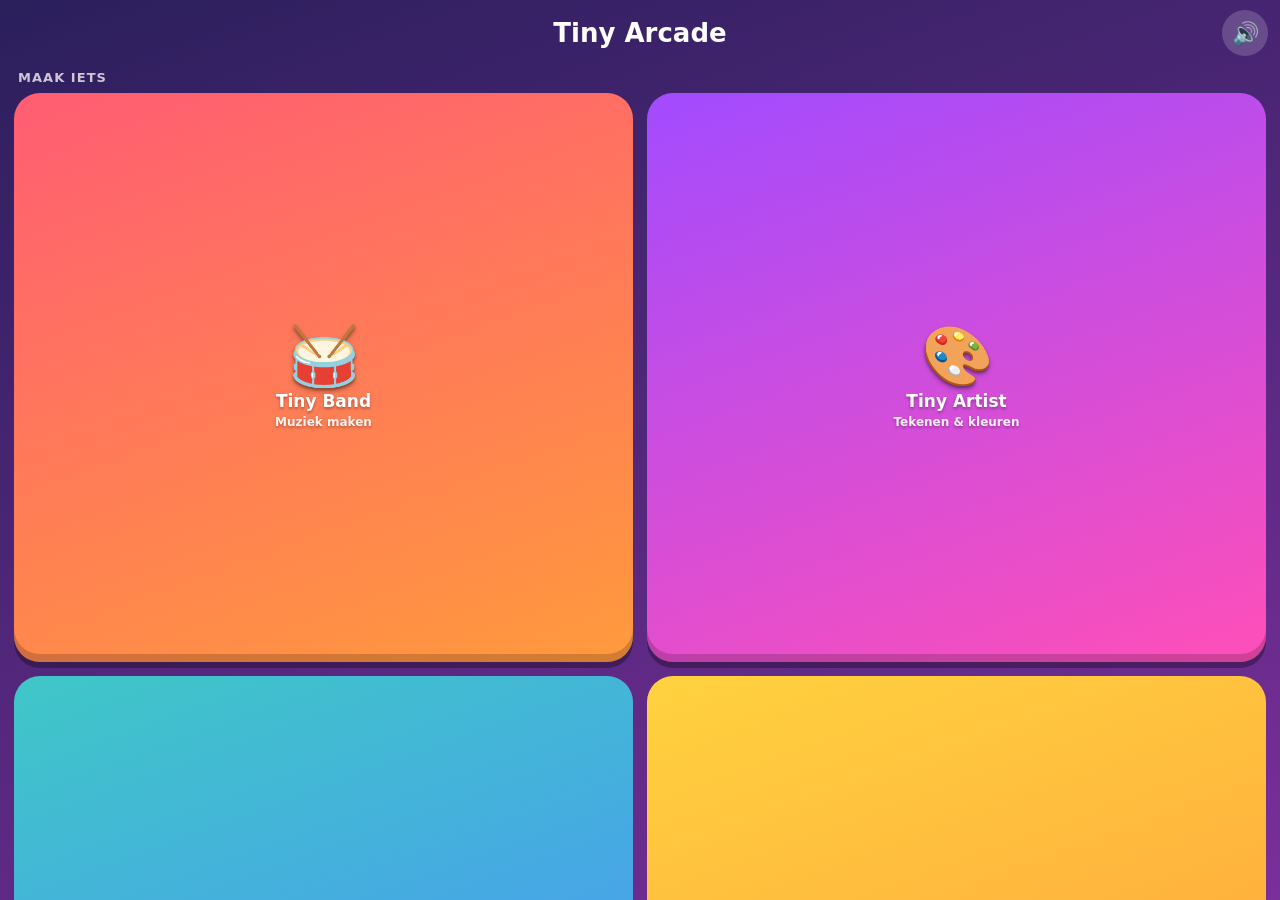
<file: index.html>
<!DOCTYPE html>
<html lang="nl">
<head>
<meta charset="utf-8">
<title>Tiny Arcade</title>
<meta name="viewport" content="width=device-width, initial-scale=1, maximum-scale=1, user-scalable=no, viewport-fit=cover">
<meta name="apple-mobile-web-app-capable" content="yes">
<meta name="mobile-web-app-capable" content="yes">
<meta name="apple-mobile-web-app-status-bar-style" content="black-translucent">
<meta name="apple-mobile-web-app-title" content="Tiny Arcade">
<meta name="theme-color" content="#2b1f5c">
<link rel="manifest" href="manifest.webmanifest">
<link rel="apple-touch-icon" href="icon-180.png">
<link rel="icon" href="icon-192.png">
<link rel="stylesheet" href="shared.css">
<style>
  #menu { flex: 1; min-height: 0; overflow-y: auto; padding: 4px 14px 20px; -webkit-overflow-scrolling: touch; }
  #menu .grid { display: grid; grid-template-columns: 1fr 1fr; gap: 14px; }
  .tile {
    position: relative; display: flex; flex-direction: column; align-items: center; justify-content: center; gap: 4px;
    aspect-ratio: 1 / 0.92; border-radius: 26px; font-weight: 900; font-size: 17px; text-align: center; padding: 8px;
    background: linear-gradient(160deg, var(--a), var(--b)); color: #fff; text-shadow: 0 2px 3px rgba(0,0,0,.3);
    box-shadow: inset 0 -8px 0 rgba(0,0,0,.18), 0 6px 0 rgba(0,0,0,.3);
  }
  .tile i { font-style: normal; font-size: 58px; line-height: 1.05; filter: drop-shadow(0 3px 2px rgba(0,0,0,.25)); }
  .tile small { font-size: 12px; font-weight: 700; opacity: .9; }
  .tile:active { transform: translateY(4px) scale(.98); box-shadow: inset 0 -8px 0 rgba(0,0,0,.18), 0 2px 0 rgba(0,0,0,.3); }
  .sec { margin: 14px 4px 8px; font-size: 13px; font-weight: 800; letter-spacing: .08em; text-transform: uppercase; opacity: .75; }
  .sec:first-child { margin-top: 4px; }
</style>
</head>
<body>
<div id="app">
  <div class="topbar">
    <div style="width:46px"></div>
    <h1 style="font-size:26px">Tiny Arcade</h1>
    <button class="ib" id="arMute" aria-label="Geluid"></button>
  </div>
  <div id="menu" class="scroll"></div>
</div>
<script src="shared.js"></script>
<script>
  const SECTIONS = [
    ['Maak iets', [
      ['games/band.html', '🥁', 'Tiny Band', 'Muziek maken', '#ff5d73', '#ff9a3c'],
      ['games/artist.html', '🎨', 'Tiny Artist', 'Tekenen & kleuren', '#a24bff', '#ff4fb8'],
      ['games/stickers.html', '🦄', 'Stickers', 'Maak een plaatje', '#3fc7c7', '#4d8bff'],
    ]],
    ['Spelen', [
      ['games/memory.html', '🃏', 'Memory', 'Vind de paartjes', '#ffb02e', '#ff7a45'],
      ['games/bubbles.html', '🫧', 'Bellen knallen', 'Knal ze allemaal', '#4d8bff', '#22c7e8'],
      ['games/maze.html', '🐭', 'Doolhof', 'Vind de kaas', '#2fbf4f', '#14a38b'],
      ['games/whack.html', '🔨', 'Mollen meppen', 'Wees snel!', '#8b5a2b', '#d9822b'],
      ['games/colors.html', '🌈', 'Kleuren', 'Tik op de kleur', '#ff4fb8', '#ffd21f'],
      ['games/animals.html', '🐮', 'Dierengeluiden', 'Wie zegt boe?', '#6bd66b', '#2fbf4f'],
    ]],
    ['Met z\'n tweeën of tegen de computer', [
      ['games/tictactoe.html', '⭕', 'Boter, kaas en eieren', 'Drie op een rij', '#9b6bff', '#5b3df5'],
      ['games/connect4.html', '🔴', 'Vier op een rij', 'Laat vallen en win', '#ff5d73', '#e62b2b'],
    ]],
  ];
  const menu = document.getElementById('menu');
  const all = [];
  SECTIONS.forEach(([title, items]) => {
    const h = document.createElement('div'); h.className = 'sec'; h.textContent = title; menu.appendChild(h);
    const g = document.createElement('div'); g.className = 'grid'; menu.appendChild(g);
    items.forEach(([href, e, n, sub, a, b]) => {
      all.push(href);
      g.insertAdjacentHTML('beforeend', `<a class="tile" href="${href}" style="--a:${a};--b:${b}"><i>${e}</i>${n}<small>${sub}</small></a>`);
    });
    if (items.length % 2) {
      g.insertAdjacentHTML('beforeend', `<a class="tile" href="#" id="surprise" style="--a:#ffd23f;--b:#ff9a3c"><i>🎲</i>Verras me!<small>Kies een spel</small></a>`);
    }
  });
  const sp = document.getElementById('surprise');
  if (sp) sp.addEventListener('click', (e) => { e.preventDefault(); location.href = all[(Math.random() * all.length) | 0]; });
  Arcade.bindMute(document.getElementById('arMute'));
</script>
</body>
</html>
</file>
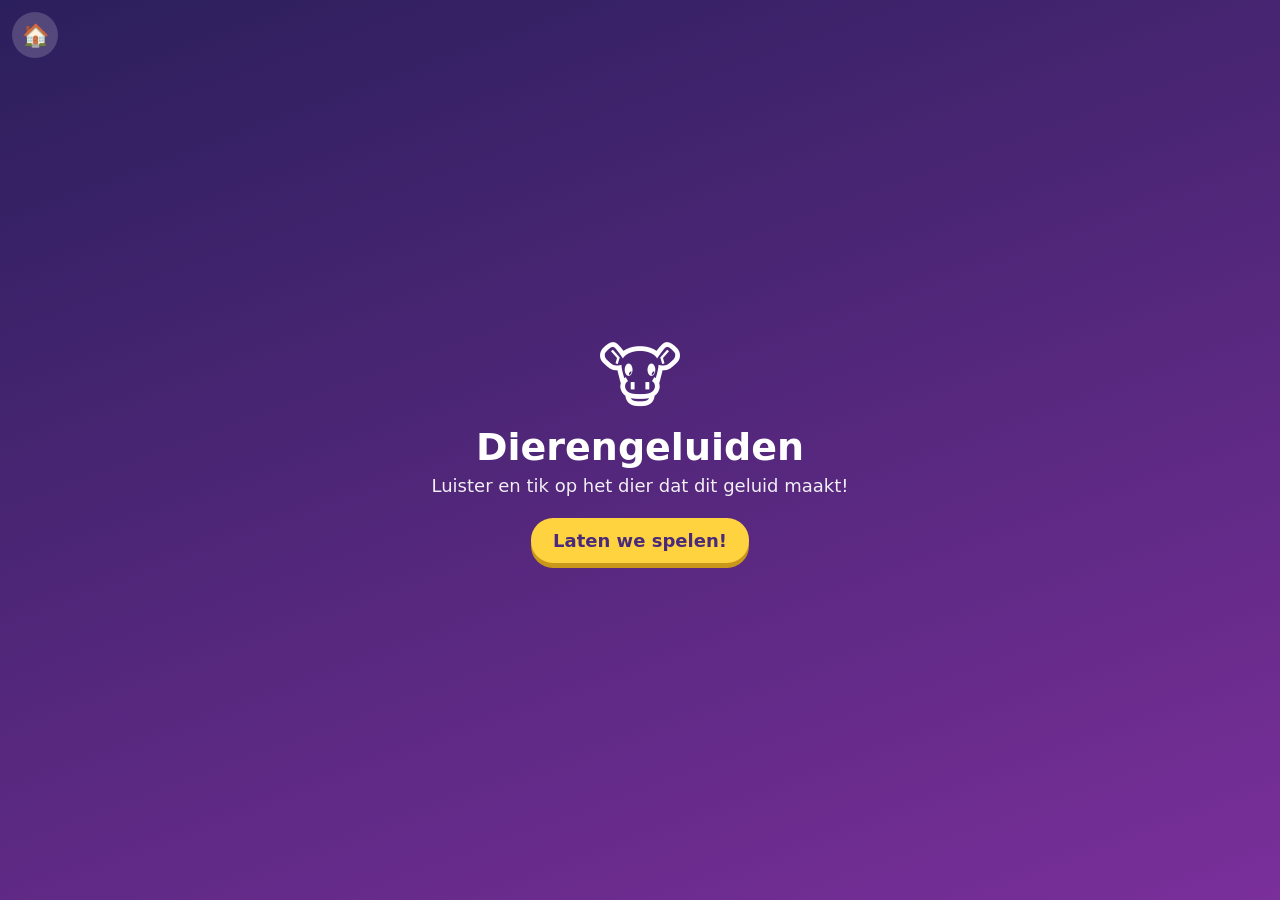
<file: games/animals.html>
<!DOCTYPE html>
<html lang="nl">
<head>
<meta charset="utf-8">
<title>Dierengeluiden</title>
<meta name="viewport" content="width=device-width, initial-scale=1, maximum-scale=1, user-scalable=no, viewport-fit=cover">
<meta name="apple-mobile-web-app-capable" content="yes">
<meta name="theme-color" content="#2b1f5c">
<link rel="apple-touch-icon" href="../icon-180.png">
<link rel="stylesheet" href="../shared.css">
<style>
  .stage { display: flex; flex-direction: column; align-items: center; padding: 0 14px 16px; }
  #score { font-size: 22px; font-weight: 900; margin: 2px 0 4px; }
  #q { font-size: 22px; font-weight: 800; min-height: 32px; text-align: center; margin: 6px 0 10px; }
  #spk {
    width: min(38vw, 170px); aspect-ratio: 1; border-radius: 50%; font-size: min(18vw, 80px); background: #ffd23f;
    box-shadow: inset 0 -8px 0 rgba(0,0,0,.18), 0 7px 0 #c9971a; display: grid; place-items: center;
  }
  #spk:active { transform: translateY(4px); box-shadow: inset 0 -8px 0 rgba(0,0,0,.18), 0 3px 0 #c9971a; }
  #spk.pulse { animation: pulse .6s; }
  @keyframes pulse { 40% { scale: 1.12; } }
  #choices { flex: 1; min-height: 0; width: 100%; max-width: 520px; display: grid; gap: 12px; margin-top: 18px; grid-template-columns: repeat(var(--c), 1fr); grid-auto-rows: 1fr; }
  .choice {
    border-radius: 24px; background: #fff; color: #4a2a7a; font-weight: 900; font-size: 18px; display: flex; flex-direction: column; align-items: center; justify-content: center; gap: 2px;
    box-shadow: inset 0 -6px 0 rgba(0,0,0,.12), 0 6px 0 rgba(0,0,0,.28); container-type: size; max-height: 220px;
  }
  .choice i { font-style: normal; font-size: clamp(36px, 52cqmin, 90px); line-height: 1.1; }
  .choice.right { background: #b9f6b9; scale: 1.06; }
  .choice.wrong { background: #ffd0d0; opacity: .45; }
</style>
</head>
<body>
<div id="app"><div class="stage" id="stage">
  <div id="score">⭐ 0</div>
  <div id="q">Welk dier maakt dit geluid?</div>
  <button id="spk" aria-label="Speel het geluid af">🔊</button>
  <div id="choices"></div>
</div></div>
<script src="../shared.js"></script>
<script>
(() => {
  const A = Arcade;
  A.header('Dierengeluiden');
  const V = (o) => A.voc(o), many = (o, ds) => ds.forEach((d) => A.voc({ ...o, delay: d }));
  const ANIMALS = [
    { n: 'Kat', s: 'Miauw', e: '🐱', f: () => V({ type: 'sawtooth', pts: [[0, 450], [.15, 900], [.4, 700], [.65, 380]], dur: .7, peak: .5, lp: 3000, pk: [1400, 2, 10], vib: [7, 15] }) },
    { n: 'Hond', s: 'Woef', e: '🐶', f: () => many({ type: 'sawtooth', pts: [[0, 320], [.12, 160]], dur: .14, peak: .8, lp: 1200 }, [0, .22]) },
    { n: 'Eend', s: 'Kwak', e: '🦆', f: () => many({ type: 'square', pts: [[0, 520], [.1, 380]], dur: .16, peak: .3, lp: 2500, pk: [1300, 3, 10] }, [0, .2]) },
    { n: 'Koe', s: 'Boe', e: '🐮', f: () => V({ type: 'sawtooth', pts: [[0, 140], [.25, 170], [.9, 120]], dur: 1, peak: .6, lp: 700, pk: [500, 2, 10], vib: [5, 4] }) },
    { n: 'Vogel', s: 'Tjilp', e: '🐦', f: () => many({ type: 'sine', pts: [[0, 3000], [.09, 4300]], dur: .1, peak: .35 }, [0, .13, .26]) },
    { n: 'Kikker', s: 'Kwaak', e: '🐸', f: () => many({ type: 'square', pts: [[0, 130], [.2, 100]], dur: .22, peak: .35, lp: 900, am: [35, 1] }, [0, .3]) },
    { n: 'Uil', s: 'Hoe hoe', e: '🦉', f: () => { V({ type: 'sine', pts: [[0, 420], [.4, 360]], dur: .4, peak: .6 }); V({ type: 'sine', pts: [[0, 420], [.6, 330]], dur: .6, peak: .6, delay: .5 }); } },
    { n: 'Varken', s: 'Knor', e: '🐷', f: () => V({ type: 'sawtooth', pts: [[0, 220], [.08, 150], [.2, 260], [.3, 140]], dur: .3, peak: .6, lp: 1500, pk: [900, 2, 8] }) },
    { n: 'Leeuw', s: 'Brul', e: '🦁', f: () => { V({ type: 'sawtooth', pts: [[0, 110], [.3, 150], [1, 70]], dur: 1.1, peak: .6, lp: 900, am: [28, .8] }); A.noise(A.now(), .9, .3, 'lowpass', 700); } },
  ];
  const choicesEl = document.getElementById('choices'), qEl = document.getElementById('q'), spk = document.getElementById('spk'), scoreEl = document.getElementById('score');
  let target, prev, score = 0, locked = true;

  function replay() { spk.classList.remove('pulse'); void spk.offsetWidth; spk.classList.add('pulse'); target.f(); }
  function round() {
    locked = false; const n = score >= 6 ? 4 : 3;
    do { target = A.rand(ANIMALS); } while (target === prev);
    prev = target;
    const opts = A.shuffle([target, ...A.shuffle(ANIMALS.filter((a) => a !== target)).slice(0, n - 1)]);
    choicesEl.style.setProperty('--c', n === 4 ? 2 : 3); choicesEl.innerHTML = '';
    opts.forEach((a) => {
      const b = document.createElement('button'); b.className = 'choice'; b.innerHTML = `<i>${a.e}</i>${a.n}`;
      b.addEventListener('click', () => pick(a, b)); choicesEl.appendChild(b);
    });
    qEl.textContent = 'Welk dier maakt dit geluid?';
    setTimeout(replay, 450);
  }
  function pick(a, b) {
    if (locked || b.classList.contains('wrong')) return;
    if (a === target) {
      locked = true; score++; scoreEl.textContent = '⭐ ' + score; b.classList.add('right'); A.play('ding');
      qEl.textContent = `Het is een ${a.n.toLowerCase()}! ${a.s}!`;
      const r = b.getBoundingClientRect(); A.burst(r.x + r.width / 2, r.y + r.height / 2, ['⭐', '✨', '💖'], 8);
      if (score % 5 === 0) { A.confetti(30); setTimeout(() => A.play('win'), 300); }
      setTimeout(round, 1700);
    } else {
      b.classList.add('wrong', 'shake'); A.play('wrong'); setTimeout(replay, 600);
    }
  }
  spk.addEventListener('click', () => { if (target) replay(); });
  A.start({ emoji: '🐮', title: 'Dierengeluiden', hint: 'Luister en tik op het dier dat dit geluid maakt!' }, round);
})();
</script>
</body>
</html>
</file>
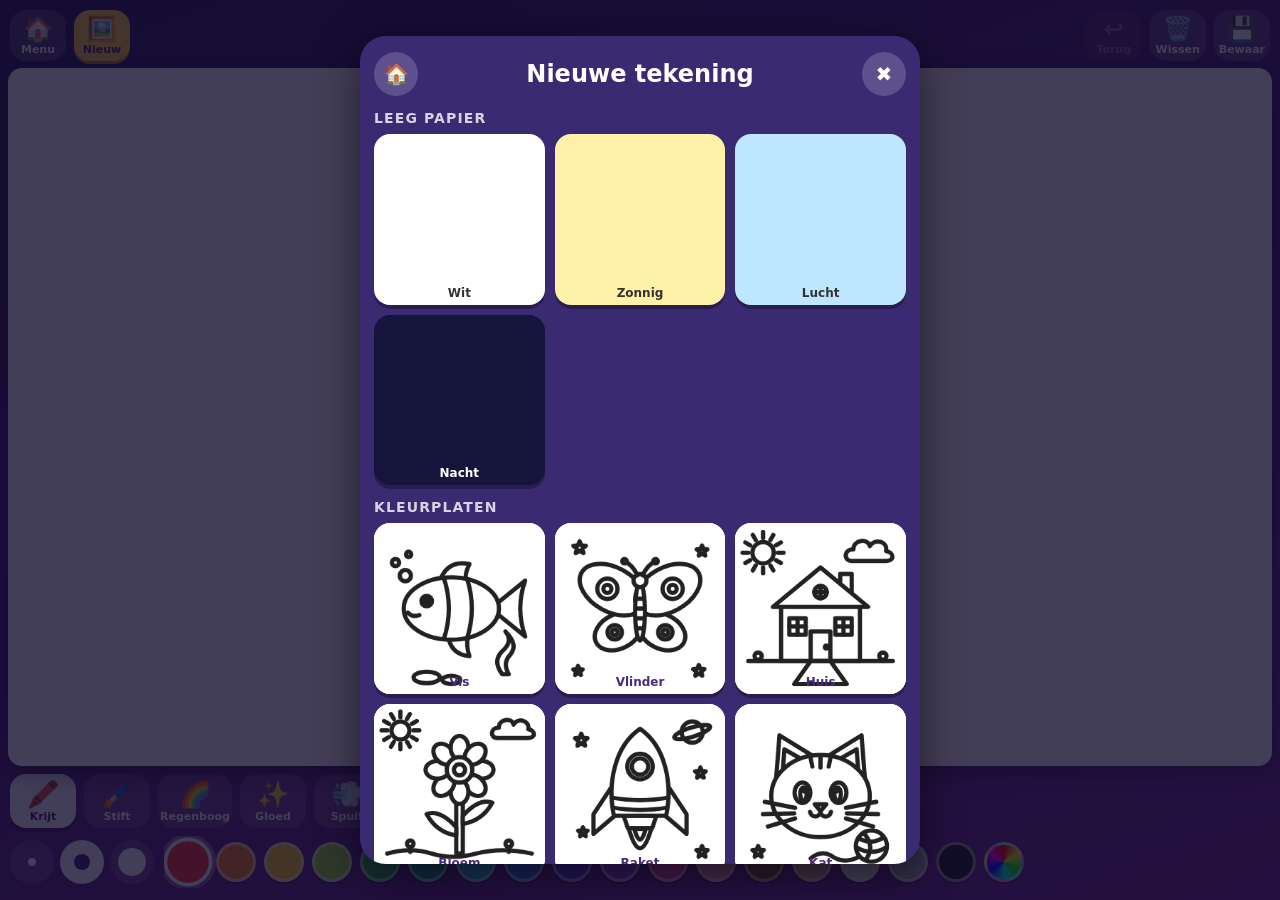
<file: games/artist.html>
<!DOCTYPE html>
<html lang="nl">
<head>
<meta charset="utf-8">
<title>Tiny Artist</title>
<meta name="viewport" content="width=device-width, initial-scale=1, maximum-scale=1, user-scalable=no, viewport-fit=cover">
<meta name="apple-mobile-web-app-capable" content="yes">
<meta name="mobile-web-app-capable" content="yes">
<meta name="apple-mobile-web-app-status-bar-style" content="black-translucent">
<meta name="apple-mobile-web-app-title" content="Tiny Artist">
<meta name="theme-color" content="#2b1f5c">
<link rel="apple-touch-icon" href="../icon-180.png">
<link rel="icon" href="../icon-192.png">
<style>
  :root { --bg1:#2b1f5c; --bg2:#7a2f9a; }
  * {
    box-sizing: border-box;
    -webkit-tap-highlight-color: transparent; -webkit-touch-callout: none;
    -webkit-user-select: none; user-select: none; touch-action: none;
  }
  html, body {
    margin: 0; height: 100%; overflow: hidden; overscroll-behavior: none;
    background: linear-gradient(160deg, var(--bg1), var(--bg2)) fixed;
    font-family: ui-rounded, system-ui, -apple-system, "Segoe UI", Roboto, sans-serif; color: #fff;
  }
  #app {
    position: fixed; inset: 0; display: flex; flex-direction: column;
    padding: env(safe-area-inset-top) env(safe-area-inset-right) env(safe-area-inset-bottom) env(safe-area-inset-left);
  }
  button { font: inherit; color: inherit; border: 0; touch-action: manipulation; }

  /* ---------- header ---------- */
  header { display: flex; gap: 8px; padding: 10px 10px 6px; align-items: center; }
  header .sp { flex: 1; }
  header button {
    display: flex; flex-direction: column; align-items: center; gap: 1px; min-width: 56px;
    padding: 6px 5px 5px; border-radius: 16px; background: rgba(255,255,255,.16); font-size: 11px; font-weight: 800;
  }
  header button span { font-size: 24px; line-height: 1.1; }
  header button:active { background: rgba(255,255,255,.32); }
  header button.off { opacity: .35; }
  #btnPages { background: #ffd23f; color: #4a2a7a; box-shadow: 0 3px 0 #c9971a; }

  /* ---------- canvas ---------- */
  #stage { flex: 1; min-height: 0; position: relative; display: grid; place-items: center; padding: 0 8px; }
  #board { position: relative; border-radius: 14px; overflow: hidden; box-shadow: 0 6px 24px rgba(0,0,0,.45); }
  #board canvas { position: absolute; inset: 0; width: 100%; height: 100%; display: block; }
  #lines { pointer-events: none; }
  #stamps {
    position: absolute; left: 10px; right: 10px; bottom: 6px; display: flex; gap: 6px; padding: 6px;
    background: rgba(20,12,50,.8); border-radius: 22px; overflow-x: auto; scrollbar-width: none;
  }
  #stamps[hidden], #picker[hidden] { display: none; }
  #stamps::-webkit-scrollbar { display: none; }
  #stamps, #stamps * { touch-action: pan-x; }
  #stamps button { flex: 0 0 auto; font-size: 30px; width: 50px; height: 50px; border-radius: 14px; background: rgba(255,255,255,.12); }
  #stamps button.on { background: #fff; }

  /* ---------- tools ---------- */
  .scroller { display: flex; gap: 8px; overflow-x: auto; scrollbar-width: none; scroll-snap-type: x proximity; }
  .scroller::-webkit-scrollbar { display: none; }
  .scroller, .scroller * { touch-action: pan-x; }
  #tools { padding: 8px 10px 4px; }
  #tools button {
    flex: 0 0 66px; border-radius: 16px; padding: 6px 2px 5px; background: rgba(255,255,255,.14);
    display: flex; flex-direction: column; align-items: center; gap: 1px; font-size: 11px; font-weight: 800; scroll-snap-align: center;
  }
  #tools button span { font-size: 26px; line-height: 1.1; }
  #tools button.on { background: #fff; color: #4a2a7a; box-shadow: 0 4px 0 rgba(0,0,0,.25); }

  #row2 { display: flex; align-items: center; gap: 10px; padding: 4px 10px 12px; }
  #sizes { display: flex; gap: 6px; flex: 0 0 auto; }
  #sizes button { width: 44px; height: 44px; border-radius: 50%; background: rgba(255,255,255,.14); display: grid; place-items: center; }
  #sizes button i { display: block; border-radius: 50%; background: #fff; }
  #sizes button.on { background: #fff; }
  #sizes button.on i { background: #4a2a7a; }
  #colors { flex: 1; min-width: 0; padding: 6px 4px; }
  .sw {
    flex: 0 0 40px; height: 40px; border-radius: 50%; background: var(--c); border: 3px solid rgba(255,255,255,.55);
    box-shadow: 0 2px 0 rgba(0,0,0,.25); display: grid; place-items: center; font-size: 20px; position: relative;
  }
  .sw.on { transform: scale(1.22); border-color: #fff; box-shadow: 0 0 0 3px rgba(255,255,255,.35), 0 3px 0 rgba(0,0,0,.3); }
  .sw.custom { background: conic-gradient(red, yellow, lime, cyan, blue, magenta, red); }
  .sw.custom input { position: absolute; inset: 0; opacity: 0; width: 100%; height: 100%; }

  /* ---------- picker ---------- */
  #picker { position: fixed; inset: 0; z-index: 30; background: rgba(15,8,40,.78); display: grid; place-items: center; padding: env(safe-area-inset-top) 12px env(safe-area-inset-bottom); }
  .sheet {
    width: min(100%, 560px); max-height: 92%; overflow-y: auto; background: #3a2a72; border-radius: 26px; padding: 14px 14px 18px;
    box-shadow: 0 10px 40px rgba(0,0,0,.5);
  }
  .sheet, .sheet * { touch-action: pan-y; }
  .sheet h2 { margin: 2px 0 8px; font-size: 24px; display: flex; justify-content: space-between; align-items: center; }
  .sheet h3 { margin: 14px 0 8px; font-size: 14px; opacity: .8; text-transform: uppercase; letter-spacing: .08em; }
  .sheet h2 span { flex: 1; text-align: center; }
  #homeP { width: 44px; height: 44px; border-radius: 50%; background: rgba(255,255,255,.18); font-size: 20px; }
  #closeP { width: 44px; height: 44px; border-radius: 50%; background: rgba(255,255,255,.18); font-size: 20px; }
  .grid { display: grid; grid-template-columns: repeat(3, 1fr); gap: 10px; }
  .thumb { background: #fff; border-radius: 16px; padding: 0; overflow: hidden; position: relative; aspect-ratio: 1; box-shadow: 0 4px 0 rgba(0,0,0,.3); }
  .thumb canvas { width: 100%; height: 100%; display: block; }
  .thumb b { position: absolute; left: 0; right: 0; bottom: 5px; text-align: center; font-size: 12px; color: #4a2a7a; }
  .thumb.blank b { color: #333; }
  .thumb:active { transform: scale(.96); }

  #toast {
    position: fixed; left: 50%; bottom: 120px; transform: translateX(-50%); z-index: 40; background: #fff; color: #4a2a7a;
    font-weight: 800; padding: 12px 20px; border-radius: 24px; opacity: 0; transition: opacity .25s; pointer-events: none;
  }
  #toast.show { opacity: 1; }
</style>
</head>
<body>
<div id="app">
  <header>
    <button id="btnHome"><span>🏠</span>Menu</button>
    <button id="btnPages"><span>🖼️</span>Nieuw</button>
    <div class="sp"></div>
    <button id="btnUndo" class="off"><span>↩️</span>Terug</button>
    <button id="btnClear"><span>🗑️</span>Wissen</button>
    <button id="btnSave"><span>💾</span>Bewaar</button>
  </header>

  <div id="stage">
    <div id="board"><canvas id="paint"></canvas><canvas id="lines"></canvas></div>
    <div id="stamps" hidden></div>
  </div>

  <div id="tools" class="scroller">
    <button data-tool="crayon" class="on"><span>🖍️</span>Krijt</button>
    <button data-tool="marker"><span>🖌️</span>Stift</button>
    <button data-tool="rainbow"><span>🌈</span>Regenboog</button>
    <button data-tool="glow"><span>✨</span>Gloed</button>
    <button data-tool="spray"><span>💨</span>Spuit</button>
    <button data-tool="fill"><span>🪣</span>Vullen</button>
    <button data-tool="stamp"><span>🦄</span>Stempels</button>
    <button data-tool="eraser"><span>🧽</span>Gum</button>
  </div>

  <div id="row2">
    <div id="sizes">
      <button data-s="0" aria-label="Klein"><i style="width:8px;height:8px"></i></button>
      <button data-s="1" class="on" aria-label="Middel"><i style="width:16px;height:16px"></i></button>
      <button data-s="2" aria-label="Groot"><i style="width:28px;height:28px"></i></button>
    </div>
    <div id="colors" class="scroller"></div>
  </div>
</div>

<div id="picker" hidden>
  <div class="sheet">
    <h2><button id="homeP" aria-label="Menu">🏠</button><span>Nieuwe tekening</span><button id="closeP" aria-label="Sluiten">✖️</button></h2>
    <h3>Leeg papier</h3>
    <div class="grid" id="blanks"></div>
    <h3>Kleurplaten</h3>
    <div class="grid" id="pages"></div>
  </div>
</div>
<div id="toast"></div>

<script>
(() => {
  const $ = (s) => document.querySelector(s);
  const TAU = Math.PI * 2;

  /* =====================================================================
     Coloring pages: drawn with code on a 1000 x 1000 grid.
     Every shape is closed, so the paint bucket fills it neatly.
     ===================================================================== */
  function T(c) {
    const sh = (f, solid = true) => { // draw a shape; "solid" hides lines behind it
      c.beginPath(); f();
      if (solid) { c.save(); c.globalCompositeOperation = 'destination-out'; c.fill(); c.restore(); }
      c.stroke();
    };
    const open = (f) => { c.beginPath(); f(); c.stroke(); };
    const clipTo = (shape, g) => { c.save(); c.beginPath(); shape(); c.clip(); g(); c.restore(); };
    const circ = (x, y, r, solid = true) => sh(() => c.arc(x, y, r, 0, TAU), solid);
    const ell = (x, y, rx, ry, rot = 0, solid = true) => sh(() => c.ellipse(x, y, rx, ry, rot, 0, TAU), solid);
    const poly = (pts, solid = true) => sh(() => { pts.forEach(([x, y], i) => (i ? c.lineTo(x, y) : c.moveTo(x, y))); c.closePath(); }, solid);
    const line = (x1, y1, x2, y2) => open(() => { c.moveTo(x1, y1); c.lineTo(x2, y2); });
    const star = (x, y, R) => poly(Array.from({ length: 10 }, (_, i) => {
      const a = -Math.PI / 2 + i * Math.PI / 5, r = i % 2 ? R * 0.45 : R; return [x + Math.cos(a) * r, y + Math.sin(a) * r];
    }));
    const cloud = (x, y, s) => {
      const lw = c.lineWidth; c.save(); c.translate(x, y); c.scale(s, s); c.lineWidth = lw / s;
      sh(() => {
        c.moveTo(-100, 40); c.bezierCurveTo(-150, 40, -150, -30, -90, -30);
        c.bezierCurveTo(-90, -90, 0, -100, 10, -50); c.bezierCurveTo(40, -100, 120, -80, 110, -20);
        c.bezierCurveTo(160, -10, 160, 40, 110, 40); c.closePath();
      });
      c.restore();
    };
    const sun = (x, y, r) => {
      for (let i = 0; i < 12; i++) { const a = i * TAU / 12; line(x + Math.cos(a) * (r + 25), y + Math.sin(a) * (r + 25), x + Math.cos(a) * (r + 60), y + Math.sin(a) * (r + 60)); }
      circ(x, y, r);
    };
    return { c, sh, open, clipTo, circ, ell, poly, line, star, cloud, sun };
  }
  const mir = (pts) => pts.map(([x, y]) => [1000 - x, y]);

  const ART = {
    fish(t) {
      const { c, sh, open, clipTo, circ } = t;
      [[170, 300, 34], [110, 220, 22], [190, 170, 16]].forEach(([x, y, r]) => circ(x, y, r));
      sh(() => { c.moveTo(690, 500); c.lineTo(900, 330); c.quadraticCurveTo(840, 500, 900, 670); c.closePath(); });
      sh(() => { c.moveTo(380, 330); c.quadraticCurveTo(430, 200, 560, 230); c.quadraticCurveTo(530, 290, 540, 325); c.closePath(); });
      sh(() => { c.moveTo(430, 670); c.quadraticCurveTo(450, 780, 560, 790); c.quadraticCurveTo(540, 730, 550, 672); c.closePath(); });
      const body = () => c.ellipse(450, 500, 290, 190, 0, 0, TAU);
      sh(body);
      clipTo(body, () => {
        open(() => { c.moveTo(400, 300); c.quadraticCurveTo(470, 500, 400, 700); });
        open(() => { c.moveTo(540, 300); c.quadraticCurveTo(610, 500, 540, 700); });
      });
      circ(300, 455, 32); circ(296, 455, 12, false);
      open(() => { c.moveTo(185, 525); c.quadraticCurveTo(215, 555, 255, 540); });
      // seaweed + pebbles
      sh(() => { c.moveTo(760, 900); c.quadraticCurveTo(700, 820, 760, 760); c.quadraticCurveTo(830, 700, 780, 640); c.quadraticCurveTo(860, 720, 810, 780); c.quadraticCurveTo(760, 830, 800, 900); c.closePath(); });
      t.ell(300, 920, 80, 35); t.ell(450, 935, 55, 25);
    },
    butterfly(t) {
      const { c, sh, open, clipTo, circ, ell } = t;
      ell(365, 640, 150, 105, -0.45); ell(635, 640, 150, 105, 0.45);
      ell(330, 385, 215, 135, 0.5); ell(670, 385, 215, 135, -0.5);
      [[300, 380, 62], [700, 380, 62], [345, 645, 44], [655, 645, 44]].forEach(([x, y, r]) => { circ(x, y, r, false); circ(x, y, r * 0.4, false); });
      const body = () => c.ellipse(500, 520, 30, 175, 0, 0, TAU);
      sh(body);
      clipTo(body, () => [440, 500, 560, 620].forEach((y) => t.line(460, y, 540, y)));
      circ(500, 330, 40);
      open(() => { c.moveTo(485, 298); c.quadraticCurveTo(450, 230, 410, 215); });
      open(() => { c.moveTo(515, 298); c.quadraticCurveTo(550, 230, 590, 215); });
      circ(405, 212, 14); circ(595, 212, 14);
      t.star(130, 130, 40); t.star(880, 150, 34); t.star(860, 880, 36); t.star(120, 880, 30);
    },
    house(t) {
      const { c, sh, open, circ, line, poly } = t;
      t.sun(150, 160, 65); t.cloud(790, 170, 1);
      sh(() => c.rect(620, 290, 70, 140));
      sh(() => c.rect(260, 480, 480, 340));
      sh(() => { c.moveTo(210, 490); c.lineTo(500, 250); c.lineTo(790, 490); c.closePath(); });
      circ(500, 400, 38); line(462, 400, 538, 400); line(500, 362, 500, 438);
      sh(() => c.rect(440, 640, 120, 180)); circ(535, 735, 9, false);
      [[310, 560], [590, 560]].forEach(([x, y]) => { sh(() => c.rect(x, y, 100, 100)); line(x + 50, y, x + 50, y + 100); line(x, y + 50, x + 100, y + 50); });
      poly([[440, 820], [340, 960], [660, 960], [560, 820]]);
      line(60, 820, 940, 820);
      [[120, 790], [880, 790]].forEach(([x, y]) => { circ(x, y, 22); line(x, y + 22, x, y + 30); });
    },
    flower(t) {
      const { c, sh, open, circ, ell } = t;
      t.sun(140, 140, 55); t.cloud(820, 150, 0.9);
      sh(() => c.rect(480, 440, 40, 450));
      sh(() => { c.moveTo(480, 730); c.quadraticCurveTo(380, 620, 300, 650); c.quadraticCurveTo(360, 760, 480, 780); c.closePath(); });
      sh(() => { c.moveTo(520, 660); c.quadraticCurveTo(620, 550, 700, 580); c.quadraticCurveTo(640, 690, 520, 710); c.closePath(); });
      for (let k = 0; k < 8; k++) { const a = k * TAU / 8; ell(500 + Math.cos(a) * 135, 380 + Math.sin(a) * 135, 72, 54, a); }
      circ(500, 380, 78); circ(500, 380, 34, false);
      open(() => { c.moveTo(60, 890); c.quadraticCurveTo(200, 850, 330, 890); c.quadraticCurveTo(460, 930, 600, 890); c.quadraticCurveTo(760, 850, 940, 890); });
      [[200, 870], [800, 870]].forEach(([x, y]) => { circ(x, y - 40, 20); t.line(x, y - 20, x, y + 10); });
    },
    rocket(t) {
      const { c, sh, open, clipTo, circ, poly } = t;
      t.star(140, 200, 40); t.star(870, 400, 34); t.star(150, 760, 30); t.star(880, 880, 36);
      circ(820, 150, 65); t.ell(820, 150, 115, 28, -0.3, false);
      poly([[335, 470], [215, 650], [215, 770], [345, 660]]);
      poly(mir([[335, 470], [215, 650], [215, 770], [345, 660]]));
      poly([[400, 660], [600, 660], [575, 735], [425, 735]]);
      sh(() => { c.moveTo(430, 735); c.quadraticCurveTo(500, 980, 570, 735); c.closePath(); });
      sh(() => { c.moveTo(465, 740); c.quadraticCurveTo(500, 870, 535, 740); c.closePath(); }, false);
      const body = () => { c.moveTo(500, 130); c.bezierCurveTo(660, 240, 700, 470, 660, 660); c.lineTo(340, 660); c.bezierCurveTo(300, 470, 340, 240, 500, 130); c.closePath(); };
      sh(body);
      clipTo(body, () => {
        open(() => { c.moveTo(280, 540); c.quadraticCurveTo(500, 590, 720, 540); });
        open(() => { c.moveTo(280, 600); c.quadraticCurveTo(500, 650, 720, 600); });
      });
      circ(500, 360, 78); circ(500, 360, 50, false);
    },
    cat(t) {
      const { c, sh, open, clipTo, circ, ell, poly, line } = t;
      const ear = [[230, 430], [250, 170], [460, 300]], inner = [[270, 390], [280, 255], [385, 315]];
      poly(ear); poly(mir(ear)); poly(inner, false); poly(mir(inner), false);
      const head = () => c.ellipse(500, 540, 300, 250, 0, 0, TAU);
      sh(head);
      clipTo(head, () => { line(500, 300, 500, 365); line(440, 310, 450, 360); line(560, 310, 550, 360); });
      ell(390, 520, 48, 62); ell(396, 528, 20, 40, 0, false); circ(404, 505, 8, false);
      ell(610, 520, 48, 62); ell(604, 528, 20, 40, 0, false); circ(596, 505, 8, false);
      poly([[465, 590], [535, 590], [500, 632]]);
      open(() => c.arc(468, 632, 32, 0, Math.PI * 0.95));
      open(() => c.arc(532, 632, 32, Math.PI * 0.05, Math.PI));
      [[345, 612, 160, 575], [340, 645, 150, 650], [345, 676, 180, 725]].forEach(([a, b, x, y]) => { line(a, b, x, y); line(1000 - a, b, 1000 - x, y); });
      const ball = () => c.arc(810, 845, 95, 0, TAU);
      sh(ball);
      clipTo(ball, () => {
        open(() => { c.moveTo(720, 790); c.quadraticCurveTo(810, 850, 900, 780); });
        open(() => { c.moveTo(715, 850); c.quadraticCurveTo(810, 910, 905, 850); });
        open(() => { c.moveTo(760, 760); c.quadraticCurveTo(840, 850, 770, 935); });
      });
      open(() => { c.moveTo(735, 910); c.quadraticCurveTo(640, 960, 560, 900); c.quadraticCurveTo(500, 870, 440, 920); });
      t.star(120, 880, 36);
    },
    rainbow(t) {
      const { c, sh, open, circ, line } = t;
      t.sun(500, 150, 62);
      [350, 300, 250, 200, 150].forEach((r) => sh(() => c.arc(500, 700, r, Math.PI, TAU), true));
      line(150, 700, 850, 700);
      t.cloud(170, 715, 1.05); t.cloud(830, 715, 1.05);
      t.star(130, 330, 36); t.star(870, 330, 36); t.star(300, 880, 32); t.star(700, 880, 32);
      circ(500, 850, 38); t.line(500, 888, 500, 940);
    },
    car(t) {
      const { c, sh, open, circ, poly, line } = t;
      t.sun(150, 150, 55); t.cloud(790, 170, 0.9);
      circ(95, 545, 18); circ(55, 505, 12);
      sh(() => {
        c.moveTo(150, 600); c.lineTo(150, 505); c.quadraticCurveTo(150, 470, 190, 462); c.lineTo(330, 440); c.lineTo(420, 340);
        c.quadraticCurveTo(440, 320, 470, 320); c.lineTo(640, 320); c.quadraticCurveTo(670, 320, 690, 345); c.lineTo(760, 440);
        c.lineTo(820, 460); c.quadraticCurveTo(850, 470, 850, 505); c.lineTo(850, 600); c.closePath();
      });
      poly([[360, 440], [435, 355], [535, 355], [535, 440]], false);
      poly([[565, 440], [565, 355], [650, 355], [715, 440]], false);
      line(550, 440, 550, 590); circ(820, 525, 22); poly([[155, 520], [180, 520], [180, 550], [155, 550]], false);
      line(580, 480, 640, 480);
      [[300, 620], [700, 620]].forEach(([x, y]) => { circ(x, y, 85); circ(x, y, 45, false); circ(x, y, 14, false); });
      line(40, 705, 960, 705);
      [[130, 770, 320, 770], [420, 770, 600, 770], [700, 770, 880, 770]].forEach(([a, b, x, y]) => line(a, b, x, y));
    },
    icecream(t) {
      const { c, sh, open, clipTo, circ, ell, line } = t;
      t.star(160, 250, 36); t.star(840, 310, 30); t.star(790, 760, 28); t.star(200, 780, 26);
      const cone = () => { c.moveTo(370, 520); c.lineTo(630, 520); c.lineTo(500, 920); c.closePath(); };
      sh(cone);
      clipTo(cone, () => {
        for (let i = 0; i < 9; i++) { const x0 = 300 + i * 45; line(x0, 500, x0 - 220, 940); line(x0, 500, x0 + 220, 940); }
      });
      ell(500, 505, 175, 80);
      const top = () => c.ellipse(500, 370, 140, 110, 0, 0, TAU);
      sh(top);
      clipTo(top, () => [[440, 330, .5], [520, 305, 2], [565, 385, 1.2], [455, 410, 2.6], [500, 360, 3.2], [405, 375, 1], [575, 330, 2.2], [530, 430, .2]]
        .forEach(([x, y, a]) => line(x - Math.cos(a) * 12, y - Math.sin(a) * 12, x + Math.cos(a) * 12, y + Math.sin(a) * 12)));
      circ(500, 245, 38);
      open(() => { c.moveTo(505, 208); c.quadraticCurveTo(545, 130, 600, 105); });
    },
  };
  const PAGES = [
    { id: 'fish', n: 'Vis' }, { id: 'butterfly', n: 'Vlinder' }, { id: 'house', n: 'Huis' },
    { id: 'flower', n: 'Bloem' }, { id: 'rocket', n: 'Raket' }, { id: 'cat', n: 'Kat' },
    { id: 'rainbow', n: 'Regenboog' }, { id: 'car', n: 'Auto' }, { id: 'icecream', n: 'IJsje' },
  ];
  function renderPage(c, w, h, id, lw = 11) {
    c.save();
    const s = Math.min(w, h) / 1000 * 0.96;
    c.translate((w - 1000 * s) / 2, (h - 1000 * s) / 2); c.scale(s, s);
    c.lineWidth = lw; c.lineCap = 'round'; c.lineJoin = 'round'; c.strokeStyle = '#222'; c.fillStyle = '#000';
    ART[id](T(c));
    c.restore();
  }

  /* ============================ canvas setup ============================ */
  const stage = $('#stage'), board = $('#board'), paint = $('#paint'), lines = $('#lines');
  const pctx = paint.getContext('2d');
  const lctx = lines.getContext('2d', { willReadFrequently: true });
  let W, H, page = null, bg = '#ffffff', dirty = false;
  let tool = 'crayon', color = '#ff3b3b', size = 1, stampCh = '🦄';
  const undoStack = [];

  (function initSize() {
    const r = stage.getBoundingClientRect(), dpr = Math.min(window.devicePixelRatio || 1, 2);
    const k = Math.min(1, 1500 / Math.max(r.width * dpr, r.height * dpr));
    W = Math.max(300, Math.round(r.width * dpr * k)); H = Math.max(300, Math.round(r.height * dpr * k));
    paint.width = lines.width = W; paint.height = lines.height = H;
  })();
  function fit() {
    const r = stage.getBoundingClientRect(), s = Math.min((r.width - 16) / W, r.height / H);
    board.style.width = W * s + 'px'; board.style.height = H * s + 'px';
  }
  fit(); addEventListener('resize', fit); addEventListener('orientationchange', () => setTimeout(fit, 200));

  const k = () => W / 800;
  function updateUndo() { $('#btnUndo').classList.toggle('off', !undoStack.length); }
  function setPage(id, bgc) {
    page = id; bg = bgc; dirty = false; undoStack.length = 0; updateUndo();
    pctx.fillStyle = bg; pctx.fillRect(0, 0, W, H);
    lctx.clearRect(0, 0, W, H);
    if (id) renderPage(lctx, W, H, id);
  }
  function pushUndo() {
    undoStack.push(pctx.getImageData(0, 0, W, H));
    if (undoStack.length > 10) undoStack.shift();
    updateUndo(); dirty = true;
  }

  /* ============================ autosave ============================ */
  let saveTimer;
  function saveSoon() { clearTimeout(saveTimer); saveTimer = setTimeout(autosave, 600); }
  function autosave() {
    try { localStorage.setItem('ta-save', JSON.stringify({ page, bg, W, H, img: paint.toDataURL('image/png') })); } catch (e) {}
  }
  function restore() {
    try {
      const d = JSON.parse(localStorage.getItem('ta-save') || 'null'); if (!d) return false;
      setPage(d.page, d.bg);
      const img = new Image();
      img.onload = () => { const s = Math.min(W / d.W, H / d.H); pctx.drawImage(img, (W - d.W * s) / 2, (H - d.H * s) / 2, d.W * s, d.H * s); };
      img.src = d.img; dirty = true; return true;
    } catch (e) { return false; }
  }

  /* ============================ drawing ============================ */
  const BASE = [7, 16, 34], STAMP = [70, 120, 200];
  const bw = () => BASE[size] * k();
  function stroke(a, b, w, style) {
    pctx.strokeStyle = style; pctx.lineWidth = w; pctx.lineCap = 'round'; pctx.lineJoin = 'round';
    pctx.beginPath(); pctx.moveTo(a.x, a.y); pctx.lineTo(b.x, b.y); pctx.stroke();
  }
  function seg(st, a, b) {
    const c = pctx, d = Math.hypot(b.x - a.x, b.y - a.y);
    switch (tool) {
      case 'crayon': stroke(a, b, bw(), color); break;
      case 'marker': stroke(a, b, bw() * 1.9, color); break;
      case 'eraser': stroke(a, b, bw() * 2.4, bg); break;
      case 'rainbow': st.hue = (st.hue + d * 0.5) % 360; stroke(a, b, bw() * 1.3, `hsl(${st.hue},95%,55%)`); break;
      case 'glow':
        c.save(); c.shadowColor = color; c.shadowBlur = bw() * 1.8;
        stroke(a, b, bw(), color); c.restore(); break;
      case 'spray': {
        const n = Math.max(1, Math.ceil(d / (bw() * 0.4))); c.fillStyle = color;
        for (let i = 0; i < n; i++) {
          const t = i / n, x = a.x + (b.x - a.x) * t, y = a.y + (b.y - a.y) * t;
          for (let j = 0; j < 8; j++) { const an = Math.random() * TAU, r = bw() * 1.8 * Math.sqrt(Math.random()); c.fillRect(x + Math.cos(an) * r, y + Math.sin(an) * r, 2 * k(), 2 * k()); }
        }
        break;
      }
    }
  }
  function stampAt(p) {
    pctx.font = `${STAMP[size] * k()}px "Apple Color Emoji","Segoe UI Emoji",sans-serif`;
    pctx.textAlign = 'center'; pctx.textBaseline = 'middle'; pctx.fillText(stampCh, p.x, p.y);
  }

  /* flood fill: coloring pages fill whatever the outlines enclose; blank canvases fill similar colors */
  function fill(x, y, hex) {
    x |= 0; y |= 0; if (x < 0 || y < 0 || x >= W || y >= H) return;
    const img = pctx.getImageData(0, 0, W, H), pd = new Uint32Array(img.data.buffer);
    const rgb = [1, 3, 5].map((i) => parseInt(hex.slice(i, i + 2), 16));
    const col = ((255 << 24) | (rgb[2] << 16) | (rgb[1] << 8) | rgb[0]) >>> 0;
    let test;
    if (page) {
      const la = lctx.getImageData(0, 0, W, H).data;
      if (la[(y * W + x) * 4 + 3] > 200) return; // tapped on an outline
      test = (i) => la[i * 4 + 3] <= 200;
    } else {
      const target = pd[y * W + x], tol = 48;
      const near = (a, b) => Math.abs((a & 255) - (b & 255)) <= tol && Math.abs(((a >> 8) & 255) - ((b >> 8) & 255)) <= tol && Math.abs(((a >> 16) & 255) - ((b >> 16) & 255)) <= tol;
      if (near(target, col)) return;
      test = (i) => near(pd[i], target);
    }
    const seen = new Uint8Array(W * H), stack = [y * W + x];
    while (stack.length) {
      const i = stack.pop(); if (seen[i] || !test(i)) continue;
      const cy = (i / W) | 0, row = cy * W; let l = i - row, r = l;
      while (l > 0 && !seen[row + l - 1] && test(row + l - 1)) l--;
      while (r < W - 1 && !seen[row + r + 1] && test(row + r + 1)) r++;
      for (let xx = l; xx <= r; xx++) { seen[row + xx] = 1; pd[row + xx] = col; }
      for (const ny of [cy - 1, cy + 1]) {
        if (ny < 0 || ny >= H) continue;
        let inSpan = false;
        for (let xx = l; xx <= r; xx++) {
          const j = ny * W + xx, ok = !seen[j] && test(j);
          if (ok && !inSpan) { stack.push(j); inSpan = true; } else if (!ok) inSpan = false;
        }
      }
    }
    if (!page) { // blank canvas: grow 1px so soft stroke edges don't leave a halo
      const grow = [];
      for (let i = 0; i < seen.length; i++) if (seen[i]) {
        const cx = i % W;
        if (cx > 0 && !seen[i - 1]) grow.push(i - 1);
        if (cx < W - 1 && !seen[i + 1]) grow.push(i + 1);
        if (i >= W && !seen[i - W]) grow.push(i - W);
        if (i < seen.length - W && !seen[i + W]) grow.push(i + W);
      }
      grow.forEach((j) => { pd[j] = col; });
    }
    pctx.putImageData(img, 0, 0);
  }

  /* ============================ pointer input ============================ */
  const ptrs = new Map();
  const pos = (e) => { const r = board.getBoundingClientRect(); return { x: (e.clientX - r.left) * W / r.width, y: (e.clientY - r.top) * H / r.height }; };
  board.addEventListener('pointerdown', (e) => {
    e.preventDefault();
    if (ptrs.size === 0) pushUndo();
    const p = pos(e);
    if (tool === 'fill') { fill(p.x, p.y, color); saveSoon(); return; }
    board.setPointerCapture(e.pointerId);
    const st = { x: p.x, y: p.y, hue: Math.random() * 360, acc: 0 };
    ptrs.set(e.pointerId, st);
    if (tool === 'stamp') stampAt(p); else seg(st, p, { x: p.x + 0.01, y: p.y });
  });
  board.addEventListener('pointermove', (e) => {
    const st = ptrs.get(e.pointerId); if (!st) return;
    const evs = e.getCoalescedEvents ? e.getCoalescedEvents() : [];
    (evs.length ? evs : [e]).forEach((ev) => {
      const p = pos(ev), a = { x: st.x, y: st.y };
      if (tool === 'stamp') { st.acc += Math.hypot(p.x - a.x, p.y - a.y); if (st.acc >= STAMP[size] * k() * 0.8) { stampAt(p); st.acc = 0; } }
      else seg(st, a, p);
      st.x = p.x; st.y = p.y;
    });
  });
  const up = (e) => { if (ptrs.delete(e.pointerId) && ptrs.size === 0) saveSoon(); };
  board.addEventListener('pointerup', up); board.addEventListener('pointercancel', up);

  /* ============================ toolbar ============================ */
  function selectTool(t) {
    tool = t;
    document.querySelectorAll('#tools button').forEach((b) => b.classList.toggle('on', b.dataset.tool === t));
    $('#stamps').hidden = t !== 'stamp';
  }
  document.querySelectorAll('#tools button').forEach((b) => b.addEventListener('click', () => selectTool(b.dataset.tool)));
  document.querySelectorAll('#sizes button').forEach((b) => b.addEventListener('click', () => {
    size = +b.dataset.s; document.querySelectorAll('#sizes button').forEach((x) => x.classList.toggle('on', x === b));
  }));

  const COLORS = ['#ff3b3b', '#ff8a1f', '#ffd21f', '#a6e22e', '#2fbf4f', '#14a38b', '#22c7e8', '#2d7dff', '#5b3df5', '#a24bff', '#ff4fb8', '#ff9db5', '#8b5a2b', '#e8b38a', '#ffffff', '#b0b0b0', '#222222'];
  const colorsEl = $('#colors');
  function pickColor(hex, el) {
    color = hex; if (tool === 'eraser') selectTool('crayon');
    colorsEl.querySelectorAll('.sw').forEach((s) => s.classList.toggle('on', s === el));
  }
  COLORS.forEach((hex, i) => {
    const b = document.createElement('button'); b.className = 'sw' + (i === 0 ? ' on' : ''); b.style.setProperty('--c', hex);
    b.setAttribute('aria-label', 'Kleur ' + hex); b.addEventListener('click', () => pickColor(hex, b)); colorsEl.appendChild(b);
  });
  colorsEl.insertAdjacentHTML('beforeend', '<label class="sw custom" aria-label="Meer kleuren"><input type="color" id="custom" value="#ff3b3b"></label>');
  $('#custom').addEventListener('input', (e) => pickColor(e.target.value, e.target.parentElement));

  const stampsEl = $('#stamps');
  ['🦄', '🐶', '🐱', '🐠', '🦋', '🌸', '⭐', '❤️', '🌈', '🚀', '🍦', '🎈', '🐢', '🦖', '🍓', '☀️', '🐸', '🎂'].forEach((ch, i) => {
    const b = document.createElement('button'); b.textContent = ch; if (!i) b.className = 'on';
    b.addEventListener('click', () => { stampCh = ch; stampsEl.querySelectorAll('button').forEach((x) => x.classList.toggle('on', x === b)); $('#tools [data-tool=stamp] span').textContent = ch; });
    stampsEl.appendChild(b);
  });

  /* ============================ header actions ============================ */
  $('#btnUndo').addEventListener('click', () => { const s = undoStack.pop(); if (s) { pctx.putImageData(s, 0, 0); updateUndo(); saveSoon(); } });
  $('#btnClear').addEventListener('click', () => { pushUndo(); pctx.fillStyle = bg; pctx.fillRect(0, 0, W, H); saveSoon(); toast('Gewist! Tik op ↩️ om het terug te halen'); });
  $('#btnSave').addEventListener('click', async () => {
    const c = document.createElement('canvas'); c.width = W; c.height = H;
    const x = c.getContext('2d'); x.drawImage(paint, 0, 0); x.drawImage(lines, 0, 0);
    const blob = await new Promise((r) => c.toBlob(r, 'image/png'));
    const file = new File([blob], 'mijn-tekening.png', { type: 'image/png' });
    if (navigator.canShare && navigator.canShare({ files: [file] })) {
      try { await navigator.share({ files: [file], title: 'Mijn tekening' }); toast('Bewaard! 🎉'); } catch (e) {}
    } else {
      const u = URL.createObjectURL(blob), a = document.createElement('a');
      a.href = u; a.download = 'mijn-tekening.png'; document.body.appendChild(a); a.click(); a.remove();
      setTimeout(() => URL.revokeObjectURL(u), 10000); toast('Bewaard! 🎉');
    }
  });
  let toastT;
  function toast(msg) { const t = $('#toast'); t.textContent = msg; t.classList.add('show'); clearTimeout(toastT); toastT = setTimeout(() => t.classList.remove('show'), 2200); }

  /* ============================ picker ============================ */
  const picker = $('#picker');
  function start(id, bgc) {
    if (dirty && !confirm('Nieuwe tekening beginnen? Je huidige tekening wordt gewist (druk eerst op Bewaar om hem te bewaren).')) return;
    setPage(id, bgc); picker.hidden = true; saveSoon();
  }
  [['Wit', '#ffffff'], ['Zonnig', '#fff2a8'], ['Lucht', '#bfe6ff'], ['Nacht', '#14143c']].forEach(([n, bgc]) => {
    const b = document.createElement('button'); b.className = 'thumb blank'; b.style.background = bgc;
    b.innerHTML = `<b style="${n === 'Nacht' ? 'color:#fff' : ''}">${n}</b>`; b.addEventListener('click', () => start(null, bgc)); $('#blanks').appendChild(b);
  });
  PAGES.forEach((p) => {
    const b = document.createElement('button'), cv = document.createElement('canvas'); b.className = 'thumb';
    cv.width = cv.height = 240; const x = cv.getContext('2d'); x.fillStyle = '#fff'; x.fillRect(0, 0, 240, 240);
    renderPage(x, 240, 240, p.id, 26);
    b.appendChild(cv); b.insertAdjacentHTML('beforeend', `<b>${p.n}</b>`);
    b.addEventListener('click', () => start(p.id, '#ffffff')); $('#pages').appendChild(b);
  });
  $('#btnHome').addEventListener('click', () => { location.href = '../index.html'; });
  $('#homeP').addEventListener('click', () => { location.href = '../index.html'; });
  $('#btnPages').addEventListener('click', () => { picker.hidden = false; });
  $('#closeP').addEventListener('click', () => { picker.hidden = true; });

  ['gesturestart', 'contextmenu', 'dblclick'].forEach((ev) => document.addEventListener(ev, (e) => e.preventDefault()));
  setPage(null, '#ffffff');
  if (!restore()) picker.hidden = false;
})();
</script>
</body>
</html>
</file>
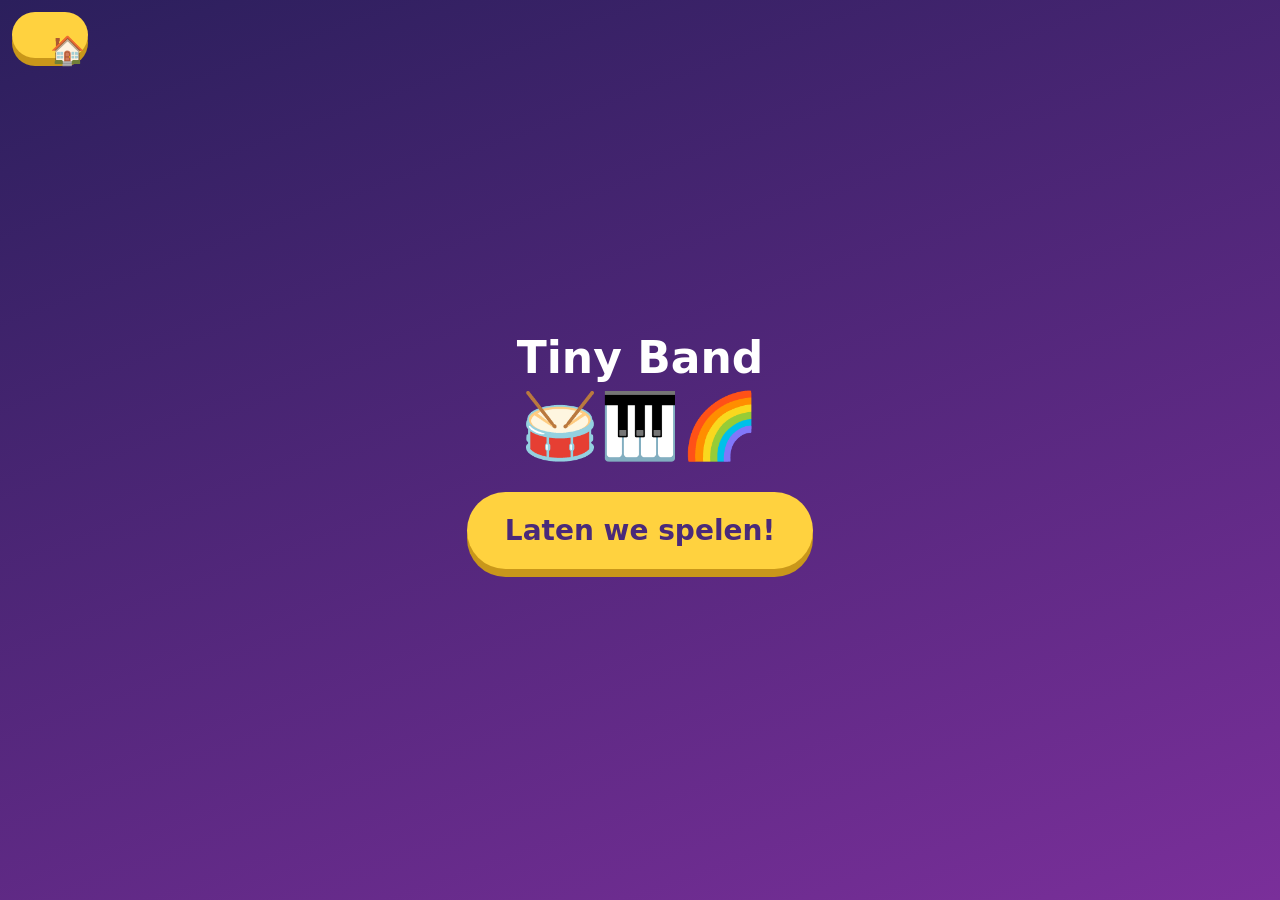
<file: games/band.html>
<!DOCTYPE html>
<html lang="nl">
<head>
<meta charset="utf-8">
<title>Tiny Band</title>
<meta name="viewport" content="width=device-width, initial-scale=1, maximum-scale=1, user-scalable=no, viewport-fit=cover">
<meta name="apple-mobile-web-app-capable" content="yes">
<meta name="mobile-web-app-capable" content="yes">
<meta name="apple-mobile-web-app-status-bar-style" content="black-translucent">
<meta name="apple-mobile-web-app-title" content="Tiny Band">
<meta name="theme-color" content="#2b1f5c">
<link rel="apple-touch-icon" href="../icon-180.png">
<link rel="icon" href="../icon-192.png">
<style>
  :root { --bg1:#2b1f5c; --bg2:#7a2f9a; }
  * {
    box-sizing: border-box;
    -webkit-tap-highlight-color: transparent;
    -webkit-touch-callout: none;
    -webkit-user-select: none; user-select: none;
    touch-action: none;
  }
  html, body {
    margin: 0; height: 100%; overflow: hidden; overscroll-behavior: none;
    background: linear-gradient(160deg, var(--bg1), var(--bg2)) fixed;
    font-family: ui-rounded, system-ui, -apple-system, "Segoe UI", Roboto, sans-serif;
    color: #fff;
  }
  #app {
    position: fixed; inset: 0; display: flex; flex-direction: column;
    padding: env(safe-area-inset-top) env(safe-area-inset-right) env(safe-area-inset-bottom) env(safe-area-inset-left);
  }

  /* ---------- tabs ---------- */
  nav { display: flex; gap: 8px; padding: 10px 10px 4px; overflow-x: auto; scrollbar-width: none; scroll-snap-type: x proximity; }
  nav::-webkit-scrollbar { display: none; }
  nav, nav * { touch-action: pan-x; }
  nav button {
    flex: 0 0 76px; scroll-snap-align: center; border: 0; border-radius: 18px; padding: 8px 2px 6px;
    font: inherit; font-weight: 800; font-size: 12px; color: #fff;
    background: rgba(255,255,255,.14);
    display: flex; flex-direction: column; align-items: center; gap: 2px;
    touch-action: manipulation;
  }
  nav button span { font-size: 28px; line-height: 1.1; }
  nav button.on { background: #fff; color: #4a2a7a; box-shadow: 0 4px 0 rgba(0,0,0,.25); }

  main { flex: 1; min-height: 0; position: relative; }
  section { position: absolute; inset: 8px 10px; display: none; }

  /* ---------- drums ---------- */
  #drums.on, #zoo.on, #zap.on { display: grid; grid-template-columns: repeat(3, 1fr); grid-template-rows: repeat(3, 1fr); gap: 10px; }
  .pad {
    position: relative; border-radius: 30px; background: var(--c);
    box-shadow: inset 0 -8px 0 rgba(0,0,0,.2), 0 6px 0 rgba(0,0,0,.28);
    display: grid; place-items: center; container-type: size;
  }
  .pad .skin {
    position: absolute; left: 50%; top: 50%; transform: translate(-50%,-50%);
    width: min(80cqw, 74cqh); aspect-ratio: 1; border-radius: 50%;
    border: 5px solid rgba(255,255,255,.6);
    background: radial-gradient(circle at 35% 30%, rgba(255,255,255,.65), rgba(255,255,255,.08) 60%);
  }
  .pad i { position: relative; font-style: normal; font-size: clamp(28px, 10cqmin, 56px); line-height: 1; }
  .pad b { position: absolute; bottom: 7px; font-size: 12px; text-shadow: 0 1px 2px rgba(0,0,0,.45); }

  /* ---------- piano ---------- */
  #piano.on { display: flex; gap: 6px; }
  .key {
    flex: 1; position: relative; background: var(--c);
    border-radius: 10px 10px 26px 26px;
    box-shadow: inset 0 -12px 0 rgba(0,0,0,.18), 0 6px 0 rgba(0,0,0,.25);
  }
  .key b { position: absolute; bottom: 18px; left: 0; right: 0; text-align: center; font-size: 12px; text-shadow: 0 1px 2px rgba(0,0,0,.5); }

  /* ---------- xylophone ---------- */
  #xylo.on { display: flex; gap: 8px; align-items: center; }
  .bar {
    flex: 1; height: var(--h); background: var(--c); border-radius: 16px; position: relative;
    box-shadow: inset 0 -8px 0 rgba(0,0,0,.2), 0 6px 0 rgba(0,0,0,.25);
  }
  .bar::before, .bar::after {
    content: ''; position: absolute; left: 50%; width: 12px; height: 12px; margin-left: -6px;
    border-radius: 50%; background: rgba(255,255,255,.75); box-shadow: inset 0 -2px 0 rgba(0,0,0,.2);
  }
  .bar::before { top: 12px; } .bar::after { bottom: 12px; }
  .bar b { position: absolute; top: 50%; left: 0; right: 0; transform: translateY(-50%); text-align: center; font-size: 13px; text-shadow: 0 1px 2px rgba(0,0,0,.5); }

  /* ---------- magic slide synth ---------- */
  #synth.on { display: flex; gap: 4px; border-radius: 26px; overflow: hidden; background: rgba(0,0,0,.18); padding: 4px; }
  .col { flex: 1; border-radius: 16px; background: linear-gradient(to top, hsl(var(--h) 85% 55% / .55), hsl(var(--h) 85% 70% / .15)); transition: filter .08s; }
  .col.lit { filter: brightness(2) saturate(1.2); }
  #hint { position: absolute; inset: 0; display: grid; place-items: center; pointer-events: none; font-size: 20px; font-weight: 800; text-align: center; text-shadow: 0 2px 6px rgba(0,0,0,.5); transition: opacity .4s; }

  /* ---------- zoo / zap (emoji pads) ---------- */
  .pad.flat i { font-size: clamp(40px, 26cqmin, 84px); }

  /* ---------- strings ---------- */
  #harp.on { display: flex; gap: 2px; border-radius: 26px; background: rgba(0,0,0,.18); padding: 4px; }
  .str { flex: 1; position: relative; border-radius: 14px; }
  .str::before {
    content: ''; position: absolute; left: 50%; top: 8px; bottom: 8px; width: 5px; margin-left: -2.5px;
    border-radius: 3px; background: var(--c); box-shadow: 0 0 14px var(--c);
  }
  .str.hit { animation: none; }
  .str.hit::before { animation: wob .5s ease-out; }
  @keyframes wob {
    0%, 100% { transform: translateX(0); filter: none; }
    15% { transform: translateX(-8px) scaleX(2); filter: brightness(2); }
    35% { transform: translateX(8px) scaleX(1.6); }
    55% { transform: translateX(-5px); }
    75% { transform: translateX(3px); }
  }

  /* ---------- steel drum ---------- */
  #pan.on { display: grid; grid-template-columns: 1fr 1fr; grid-template-rows: repeat(4, 1fr); gap: 10px; }
  .note {
    border-radius: 50%; display: grid; place-items: center; font-weight: 800; font-size: 16px;
    background: radial-gradient(circle at 35% 28%, rgba(255,255,255,.7), rgba(255,255,255,0) 55%), var(--c);
    box-shadow: inset 0 0 0 6px rgba(255,255,255,.35), inset 0 -10px 0 rgba(0,0,0,.2), 0 6px 0 rgba(0,0,0,.28);
    text-shadow: 0 1px 2px rgba(0,0,0,.5);
  }

  /* ---------- beat maker ---------- */
  #beats.on { display: flex; flex-direction: column; gap: 10px; }
  #sgrid { flex: 1; min-height: 0; display: grid; grid-template-columns: 34px repeat(8, 1fr); grid-template-rows: repeat(5, 1fr); gap: 6px; }
  .ricon { display: grid; place-items: center; font-size: 22px; }
  .cell { border-radius: 12px; background: rgba(255,255,255,.14); }
  .cell.on { background: var(--c); box-shadow: inset 0 -5px 0 rgba(0,0,0,.2); }
  .cell.now { background: rgba(255,255,255,.38); }
  .cell.on.now { background: var(--c); filter: brightness(1.7); transform: scale(1.08); }
  .ctl { display: flex; align-items: center; gap: 10px; font-size: 20px; }
  .ctl button {
    border: 0; border-radius: 50%; width: 58px; height: 58px; font-size: 26px; background: #fff;
    box-shadow: 0 4px 0 rgba(0,0,0,.25); touch-action: manipulation;
  }
  .ctl #clear { width: 46px; height: 46px; font-size: 20px; background: rgba(255,255,255,.22); box-shadow: none; }

  #top { display: flex; align-items: center; }
  #top nav { flex: 1; min-width: 0; padding: 10px 10px 4px 8px; }
  #top #home { margin: 6px 0 0 10px; }
  #home { border: 0; width: 44px; height: 44px; border-radius: 50%; background: rgba(255,255,255,.2); font-size: 22px; flex: 0 0 auto; color: inherit; touch-action: manipulation; }
  /* ---------- volume ---------- */
  footer { display: flex; align-items: center; gap: 10px; padding: 4px 22px 12px; font-size: 20px; }
  input[type=range] { flex: 1; height: 28px; accent-color: #ffd23f; touch-action: manipulation; }

  /* ---------- effects ---------- */
  .hit { animation: pop .25s ease-out; }
  @keyframes pop { 0% { transform: scale(.9); filter: brightness(1.7); } 100% { transform: scale(1); filter: none; } }
  #fx { position: fixed; inset: 0; pointer-events: none; z-index: 10; overflow: hidden; }
  .p { position: fixed; font-size: 22px; transform: translate(-50%,-50%); animation: fly .75s ease-out forwards; }
  @keyframes fly { to { transform: translate(calc(-50% + var(--dx)), calc(-50% + var(--dy))) scale(.4) rotate(140deg); opacity: 0; } }

  /* ---------- start screen ---------- */
  #start {
    position: fixed; inset: 0; z-index: 20; display: grid; place-items: center; text-align: center;
    background: linear-gradient(160deg, var(--bg1), var(--bg2));
  }
  #start button {
    border: 0; border-radius: 40px; padding: 22px 38px; font: inherit; font-size: 28px; font-weight: 900;
    color: #4a2a7a; background: #ffd23f; box-shadow: 0 8px 0 #c9971a; touch-action: manipulation;
  }
  #homeS { position: absolute; top: calc(12px + env(safe-area-inset-top)); left: 12px; border: 0; width: 46px; height: 46px; border-radius: 50%; background: rgba(255,255,255,.2); font-size: 22px; color: inherit; touch-action: manipulation; }
  #start h1 { font-size: 44px; margin: 0 0 6px; }
  #start p { margin: 0 0 28px; font-size: 64px; }
</style>
</head>
<body>
<div id="app">
  <div id="top">
  <button id="home" aria-label="Menu">🏠</button>
  <nav>
    <button data-t="drums" class="on"><span>🥁</span>Drums</button>
    <button data-t="piano"><span>🎹</span>Piano</button>
    <button data-t="xylo"><span>🌈</span>Xylofoon</button>
    <button data-t="harp"><span>🎸</span>Snaren</button>
    <button data-t="pan"><span>🏝️</span>Steeldrum</button>
    <button data-t="zoo"><span>🐱</span>Dieren</button>
    <button data-t="zap"><span>🚀</span>Zap</button>
    <button data-t="beats"><span>🎧</span>Beats</button>
    <button data-t="synth"><span>🪄</span>Magie</button>
  </nav>
  </div>
  <main>
    <section id="drums" class="on"></section>
    <section id="piano"></section>
    <section id="xylo"></section>
    <section id="harp"></section>
    <section id="pan"></section>
    <section id="zoo"></section>
    <section id="zap"></section>
    <section id="beats">
      <div id="sgrid"></div>
      <div class="ctl">
        <button id="play" aria-label="Afspelen">▶️</button>
        <span>🐢</span><input id="tempo" type="range" min="60" max="180" value="100" aria-label="Tempo"><span>🐇</span>
        <button id="clear" aria-label="Wissen">🗑️</button>
      </div>
    </section>
    <section id="synth"><div id="hint">Sleep met je<br>vinger hier ✨</div></section>
  </main>
  <footer><span>🔈</span><input id="vol" type="range" min="0" max="100" value="60" aria-label="Volume"><span>🔊</span></footer>
</div>
<div id="fx"></div>
<div id="start"><button id="homeS" aria-label="Menu">🏠</button><div><h1>Tiny Band</h1><p>🥁🎹🌈</p><button id="go">Laten we spelen!</button></div></div>

<script>
(() => {
  const $ = (s) => document.querySelector(s);
  const COLORS = ['#ff5d73', '#ff9a3c', '#ffd23f', '#6bd66b', '#3fc7c7', '#4d8bff', '#9b6bff', '#ff6bd0'];

  /* ================= audio engine (all synthesized, no samples) ================= */
  let ctx, master, noiseBuf;
  const vol = $('#vol');
  try { const v = localStorage.getItem('tb-vol'); if (v !== null) vol.value = v; } catch (e) {}
  const volGain = () => Math.pow(vol.value / 100, 2) * 0.9;

  function silentWav() { // tiny silent clip: playing it makes iPhones ignore the silent switch for Web Audio
    const n = 800, sr = 8000, b = new ArrayBuffer(44 + n * 2), v = new DataView(b);
    const w = (o, s) => { for (let i = 0; i < s.length; i++) v.setUint8(o + i, s.charCodeAt(i)); };
    w(0, 'RIFF'); v.setUint32(4, 36 + n * 2, true); w(8, 'WAVE'); w(12, 'fmt ');
    v.setUint32(16, 16, true); v.setUint16(20, 1, true); v.setUint16(22, 1, true);
    v.setUint32(24, sr, true); v.setUint32(28, sr * 2, true); v.setUint16(32, 2, true); v.setUint16(34, 16, true);
    w(36, 'data'); v.setUint32(40, n * 2, true);
    return URL.createObjectURL(new Blob([b], { type: 'audio/wav' }));
  }

  function wake() {
    if (!ctx) {
      const AC = window.AudioContext || window.webkitAudioContext;
      if (!AC) return false;
      ctx = new AC();
      const comp = ctx.createDynamicsCompressor();
      comp.threshold.value = -14; comp.ratio.value = 8;
      master = ctx.createGain(); master.gain.value = volGain();
      master.connect(comp); comp.connect(ctx.destination);
      noiseBuf = ctx.createBuffer(1, ctx.sampleRate, ctx.sampleRate);
      const d = noiseBuf.getChannelData(0);
      for (let i = 0; i < d.length; i++) d[i] = Math.random() * 2 - 1;
      try { navigator.audioSession.type = 'playback'; } catch (e) {}
      try { const a = new Audio(silentWav()); a.loop = true; a.play().catch(() => {}); } catch (e) {}
    }
    if (ctx.state !== 'running') ctx.resume();
    return true;
  }
  vol.addEventListener('input', () => {
    try { localStorage.setItem('tb-vol', vol.value); } catch (e) {}
    if (master) master.gain.setTargetAtTime(volGain(), ctx.currentTime, 0.02);
  });
  vol.addEventListener('change', () => { if (wake()) piano(523.25); }); // little blip so you can hear the level

  const now = () => ctx.currentTime;
  function env(g, t, a, peak, d) {
    g.gain.setValueAtTime(0.0001, t);
    g.gain.exponentialRampToValueAtTime(peak, t + a);
    g.gain.exponentialRampToValueAtTime(0.0001, t + a + d);
  }
  function osc(type, f0, f1, t, dur, peak) {
    const o = ctx.createOscillator(), g = ctx.createGain();
    o.type = type; o.frequency.setValueAtTime(f0, t);
    if (f1) o.frequency.exponentialRampToValueAtTime(f1, t + dur);
    env(g, t, 0.004, peak, dur);
    o.connect(g); g.connect(master); o.start(t); o.stop(t + dur + 0.06);
  }
  function noise(t, dur, peak, type, freq, q) {
    const s = ctx.createBufferSource(); s.buffer = noiseBuf;
    const f = ctx.createBiquadFilter(); f.type = type; f.frequency.value = freq; if (q) f.Q.value = q;
    const g = ctx.createGain(); env(g, t, 0.002, peak, dur);
    s.connect(f); f.connect(g); g.connect(master);
    s.start(t, Math.random() * 0.5); s.stop(t + dur + 0.06);
  }

  /* drum voices */
  const kick   = (t = now()) => { osc('sine', 150, 40, t, 0.4, 1); osc('triangle', 80, 40, t, 0.1, 0.4); };
  const snare  = (t = now()) => { noise(t, 0.2, 0.7, 'highpass', 1800); osc('triangle', 230, 120, t, 0.12, 0.5); };
  const hat    = (t = now()) => noise(t, 0.06, 0.5, 'highpass', 7500);
  const hatOpen= (t = now()) => noise(t, 0.4, 0.4, 'highpass', 7000);
  const tom    = (t = now()) => osc('sine', 260, 110, t, 0.3, 0.9);
  const tomLow = (t = now()) => osc('sine', 150, 62, t, 0.45, 1);
  const clap   = (t = now()) => { for (let k = 0; k < 4; k++) noise(t + k * 0.013, k === 3 ? 0.22 : 0.05, 0.6, 'bandpass', 1500, 1.2); };
  const crash  = (t = now()) => { noise(t, 1.3, 0.45, 'highpass', 4500); noise(t, 0.9, 0.25, 'bandpass', 9000, 0.8); };
  const cowbell= (t = now()) => { osc('square', 560, 0, t, 0.35, 0.2); osc('square', 845, 0, t, 0.35, 0.2); };

  /* melodic voices */
  const hz = (semis, base = 261.63) => base * Math.pow(2, semis / 12);
  function piano(f) {
    const t = now();
    osc('triangle', f, 0, t, 1.5, 0.5);
    osc('sine', f * 2, 0, t, 0.8, 0.18);
    osc('sine', f * 3, 0, t, 0.3, 0.06);
  }
  function xylo(f, t = now()) {
    osc('sine', f, 0, t, 0.9, 0.65);
    osc('sine', f * 3.93, 0, t, 0.12, 0.25);
    osc('sine', f * 9.2, 0, t, 0.05, 0.08);
  }

  /* ================= visual effects ================= */
  const fx = $('#fx'), STARS = ['⭐', '✨', '🎵', '🎶', '💖', '🌈'];
  function burst(x, y, n = 5) {
    if (fx.childElementCount > 60) return;
    for (let i = 0; i < n; i++) {
      const s = document.createElement('span'); s.className = 'p';
      s.textContent = STARS[(Math.random() * STARS.length) | 0];
      const a = Math.random() * Math.PI * 2, d = 40 + Math.random() * 70;
      s.style.cssText = `left:${x}px;top:${y}px;--dx:${Math.cos(a) * d}px;--dy:${Math.sin(a) * d - 30}px`;
      s.addEventListener('animationend', () => s.remove());
      fx.appendChild(s);
    }
  }
  function pop(el) { el.classList.remove('hit'); void el.offsetWidth; el.classList.add('hit'); }

  /* tap / slide helper: plays whichever item is under each finger, also while sliding */
  function playable(container, onHit) {
    const last = new Map();
    const check = (e) => {
      const el = document.elementFromPoint(e.clientX, e.clientY);
      const item = el && el.closest('[data-i]');
      if (!item || !container.contains(item)) { last.delete(e.pointerId); return; }
      if (last.get(e.pointerId) === item) return;
      last.set(e.pointerId, item);
      onHit(+item.dataset.i, item, e);
    };
    container.addEventListener('pointerdown', (e) => { e.preventDefault(); wake(); check(e); });
    container.addEventListener('pointermove', (e) => { if (e.buttons) check(e); });
    const end = (e) => last.delete(e.pointerId);
    container.addEventListener('pointerup', end);
    container.addEventListener('pointercancel', end);
    container.addEventListener('pointerleave', end);
  }

  /* ================= instruments ================= */
  // Drums
  const DRUMS = [
    { n: 'Boem', e: '🥁', c: '#ff5d73', f: kick },
    { n: 'Tak', e: '🪘', c: '#ff9a3c', f: snare },
    { n: 'Tss', e: '🎩', c: '#ffd23f', f: hat },
    { n: 'Tsssh', e: '🌟', c: '#6bd66b', f: hatOpen },
    { n: 'Dum', e: '🔴', c: '#3fc7c7', f: tom },
    { n: 'Doem', e: '🟣', c: '#4d8bff', f: tomLow },
    { n: 'Klap', e: '👏', c: '#9b6bff', f: clap },
    { n: 'Bam', e: '💥', c: '#ff6bd0', f: crash },
    { n: 'Bel', e: '🔔', c: '#f4a261', f: cowbell },
  ];
  const drumsEl = $('#drums');
  DRUMS.forEach((d, i) => drumsEl.insertAdjacentHTML('beforeend',
    `<div class="pad" data-i="${i}" style="--c:${d.c}"><div class="skin"></div><i>${d.e}</i><b>${d.n}</b></div>`));
  playable(drumsEl, (i, el, e) => { DRUMS[i].f(); pop(el); burst(e.clientX, e.clientY); });

  // Piano (C major only: every note sounds nice together)
  const MAJOR = [0, 2, 4, 5, 7, 9, 11, 12];
  const SOLFEGE = ['Do', 'Re', 'Mi', 'Fa', 'Sol', 'La', 'Si', 'Do'];
  const pianoEl = $('#piano');
  MAJOR.forEach((s, i) => pianoEl.insertAdjacentHTML('beforeend',
    `<div class="key" data-i="${i}" style="--c:${COLORS[i]}"><b>${SOLFEGE[i]}</b></div>`));
  playable(pianoEl, (i, el, e) => { piano(hz(MAJOR[i])); pop(el); burst(e.clientX, e.clientY, 3); });

  // Xylophone (long bars = low notes)
  const xyloEl = $('#xylo');
  MAJOR.forEach((s, i) => xyloEl.insertAdjacentHTML('beforeend',
    `<div class="bar" data-i="${i}" style="--c:${COLORS[i]};--h:${92 - i * 6}%"><b>${SOLFEGE[i]}</b></div>`));
  playable(xyloEl, (i, el, e) => { xylo(hz(MAJOR[i], 523.25)); pop(el); burst(e.clientX, e.clientY, 3); });

  // Magic slide: drag a finger; left/right = pitch (pentatonic), up/down = brightness
  const synthEl = $('#synth'), hint = $('#hint'), PENTA = [0, 2, 4, 7, 9], COLS = 10;
  for (let i = 0; i < COLS; i++) synthEl.insertAdjacentHTML('afterbegin', `<div class="col" style="--h:${Math.round(i * 36)}"></div>`);
  const cols = [...synthEl.querySelectorAll('.col')];
  const voices = new Map();

  function startVoice() {
    const t = now(), g = ctx.createGain(), f = ctx.createBiquadFilter();
    const o1 = ctx.createOscillator(), o2 = ctx.createOscillator(), g2 = ctx.createGain();
    o1.type = 'sawtooth'; o2.type = 'triangle'; g2.gain.value = 0.6;
    f.type = 'lowpass'; f.Q.value = 5;
    g.gain.setValueAtTime(0.0001, t); g.gain.exponentialRampToValueAtTime(0.3, t + 0.04);
    o1.connect(f); o2.connect(g2); g2.connect(f); f.connect(g); g.connect(master);
    o1.start(t); o2.start(t);
    return { o1, o2, f, g, col: -1 };
  }
  function moveVoice(v, e) {
    const r = synthEl.getBoundingClientRect(), t = now();
    const x = Math.min(0.999, Math.max(0, (e.clientX - r.left) / r.width));
    const y = Math.min(1, Math.max(0, 1 - (e.clientY - r.top) / r.height));
    const col = Math.floor(x * COLS);
    const freq = hz(PENTA[col % 5] + 12 * Math.floor(col / 5));
    v.o1.frequency.setTargetAtTime(freq, t, 0.03);
    v.o2.frequency.setTargetAtTime(freq / 2, t, 0.03);
    v.f.frequency.setTargetAtTime(500 + y * y * 5500, t, 0.03);
    if (col !== v.col) { if (v.col >= 0) cols[v.col].classList.remove('lit'); cols[col].classList.add('lit'); v.col = col; }
    burst(e.clientX, e.clientY, 1);
  }
  function stopVoice(v) {
    const t = now();
    v.g.gain.cancelScheduledValues(t); v.g.gain.setTargetAtTime(0, t, 0.08);
    v.o1.stop(t + 0.6); v.o2.stop(t + 0.6);
    if (v.col >= 0) cols[v.col].classList.remove('lit');
  }
  const releaseAll = () => { voices.forEach(stopVoice); voices.clear(); };
  synthEl.addEventListener('pointerdown', (e) => {
    e.preventDefault(); if (!wake()) return;
    synthEl.setPointerCapture(e.pointerId);
    hint.style.opacity = 0;
    const v = startVoice(); voices.set(e.pointerId, v); moveVoice(v, e);
  });
  synthEl.addEventListener('pointermove', (e) => { const v = voices.get(e.pointerId); if (v) moveVoice(v, e); });
  const endVoice = (e) => { const v = voices.get(e.pointerId); if (v) { stopVoice(v); voices.delete(e.pointerId); } };
  synthEl.addEventListener('pointerup', endVoice);
  synthEl.addEventListener('pointercancel', endVoice);

  // Strings: guitar-like plucks (Karplus-Strong), strum by sliding across
  const PENTA10 = [0, 2, 4, 7, 9, 12, 14, 16, 19, 21];
  const ks = new Map();
  function pluck(freq) {
    let buf = ks.get(freq);
    if (!buf) {
      const sr = ctx.sampleRate, n = Math.floor(sr * 2), N = Math.max(2, Math.round(sr / freq));
      buf = ctx.createBuffer(1, n, sr);
      const d = buf.getChannelData(0), ring = new Float32Array(N);
      for (let i = 0; i < N; i++) ring[i] = Math.random() * 2 - 1;
      let idx = 0;
      for (let i = 0; i < n; i++) {
        const j = (idx + 1) % N;
        d[i] = ring[idx];
        ring[idx] = 0.5 * (ring[idx] + ring[j]) * 0.996;
        idx = j;
      }
      for (let i = 0; i < 4000; i++) d[n - 1 - i] *= i / 4000; // no click at the end
      ks.set(freq, buf);
    }
    const s = ctx.createBufferSource(); s.buffer = buf;
    const g = ctx.createGain(); g.gain.value = 0.6;
    s.connect(g); g.connect(master); s.start();
  }
  const harpEl = $('#harp');
  PENTA10.forEach((s, i) => harpEl.insertAdjacentHTML('beforeend', `<div class="str" data-i="${i}" style="--c:${COLORS[i % 8]}"></div>`));
  playable(harpEl, (i, el, e) => { pluck(hz(PENTA10[i], 196)); pop(el); burst(e.clientX, e.clientY, 2); });

  // Steel drum
  function steel(f) {
    const t = now();
    osc('sine', f, 0, t, 1.2, 0.6);
    osc('sine', f * 1.006, 0, t, 0.9, 0.3);
    osc('sine', f * 2, 0, t, 0.8, 0.35);
    osc('sine', f * 3, 0, t, 0.25, 0.12);
    osc('sine', f * 4.02, 0, t, 0.1, 0.1);
  }
  const panEl = $('#pan');
  MAJOR.forEach((s, i) => panEl.insertAdjacentHTML('beforeend', `<div class="note" data-i="${i}" style="--c:${COLORS[i]}"><b>${SOLFEGE[i]}</b></div>`));
  playable(panEl, (i, el, e) => { steel(hz(MAJOR[i], 349.23)); pop(el); burst(e.clientX, e.clientY, 3); });

  // Animal + effect voices: a little configurable "voice" (pitch curve -> filters -> envelope)
  function voc(o) {
    const t = now() + (o.delay || 0), end = t + o.dur;
    const os = ctx.createOscillator(); os.type = o.type || 'sawtooth';
    os.frequency.setValueAtTime(o.pts[0][1], t);
    o.pts.slice(1).forEach(([dt, f]) => os.frequency.linearRampToValueAtTime(f, t + dt));
    let node = os;
    if (o.pk) { const f = ctx.createBiquadFilter(); f.type = 'peaking'; f.frequency.value = o.pk[0]; f.Q.value = o.pk[1]; f.gain.value = o.pk[2]; node.connect(f); node = f; }
    if (o.lp) { const f = ctx.createBiquadFilter(); f.type = 'lowpass'; f.frequency.value = o.lp; node.connect(f); node = f; }
    if (o.am) { // tremolo, e.g. for ribbits and roars
      const a = ctx.createGain(); a.gain.value = 1 - o.am[1] / 2;
      const l = ctx.createOscillator(), lg = ctx.createGain(); l.frequency.value = o.am[0]; lg.gain.value = o.am[1] / 2;
      l.connect(lg); lg.connect(a.gain); l.start(t); l.stop(end + 0.05);
      node.connect(a); node = a;
    }
    if (o.vib) {
      const l = ctx.createOscillator(), lg = ctx.createGain(); l.frequency.value = o.vib[0]; lg.gain.value = o.vib[1];
      l.connect(lg); lg.connect(os.frequency); l.start(t); l.stop(end + 0.05);
    }
    const g = ctx.createGain(), att = Math.min(0.03, o.dur / 4);
    g.gain.setValueAtTime(0.0001, t);
    g.gain.exponentialRampToValueAtTime(o.peak, t + att);
    g.gain.setValueAtTime(o.peak, t + o.dur * 0.7);
    g.gain.exponentialRampToValueAtTime(0.0001, end);
    node.connect(g); g.connect(master);
    os.start(t); os.stop(end + 0.05);
  }
  const many = (o, delays) => delays.forEach((d) => voc({ ...o, delay: d }));

  const ANIMALS = [
    { n: 'Miauw', e: '🐱', c: '#ff9a3c', f: () => voc({ type: 'sawtooth', pts: [[0, 450], [.15, 900], [.4, 700], [.65, 380]], dur: .7, peak: .5, lp: 3000, pk: [1400, 2, 10], vib: [7, 15] }) },
    { n: 'Woef', e: '🐶', c: '#c98b5a', f: () => many({ type: 'sawtooth', pts: [[0, 320], [.12, 160]], dur: .14, peak: .8, lp: 1200 }, [0, .22]) },
    { n: 'Kwak', e: '🦆', c: '#ffd23f', f: () => many({ type: 'square', pts: [[0, 520], [.1, 380]], dur: .16, peak: .3, lp: 2500, pk: [1300, 3, 10] }, [0, .2]) },
    { n: 'Boe', e: '🐮', c: '#6bd66b', f: () => voc({ type: 'sawtooth', pts: [[0, 140], [.25, 170], [.9, 120]], dur: 1, peak: .6, lp: 700, pk: [500, 2, 10], vib: [5, 4] }) },
    { n: 'Tjilp', e: '🐦', c: '#3fc7c7', f: () => many({ type: 'sine', pts: [[0, 3000], [.09, 4300]], dur: .1, peak: .35 }, [0, .13, .26]) },
    { n: 'Kwaak', e: '🐸', c: '#4cb86b', f: () => many({ type: 'square', pts: [[0, 130], [.2, 100]], dur: .22, peak: .35, lp: 900, am: [35, 1] }, [0, .3]) },
    { n: 'Hoe', e: '🦉', c: '#9b6bff', f: () => { voc({ type: 'sine', pts: [[0, 420], [.4, 360]], dur: .4, peak: .6 }); voc({ type: 'sine', pts: [[0, 420], [.6, 330]], dur: .6, peak: .6, delay: .5 }); } },
    { n: 'Knor', e: '🐷', c: '#ff6bd0', f: () => voc({ type: 'sawtooth', pts: [[0, 220], [.08, 150], [.2, 260], [.3, 140]], dur: .3, peak: .6, lp: 1500, pk: [900, 2, 8] }) },
    { n: 'Brul', e: '🦁', c: '#ff5d73', f: () => { voc({ type: 'sawtooth', pts: [[0, 110], [.3, 150], [1, 70]], dur: 1.1, peak: .6, lp: 900, am: [28, .8] }); noise(now(), .9, .3, 'lowpass', 700); } },
  ];
  function whoosh() {
    const t = now(), s = ctx.createBufferSource(); s.buffer = noiseBuf; s.loop = true;
    const f = ctx.createBiquadFilter(); f.type = 'bandpass'; f.Q.value = 3;
    f.frequency.setValueAtTime(300, t); f.frequency.exponentialRampToValueAtTime(3500, t + .9);
    const g = ctx.createGain(); g.gain.setValueAtTime(0.0001, t);
    g.gain.exponentialRampToValueAtTime(0.9, t + .5); g.gain.exponentialRampToValueAtTime(0.0001, t + 1);
    s.connect(f); f.connect(g); g.connect(master); s.start(t); s.stop(t + 1.05);
  }
  const ZAPS = [
    { n: 'Woesj', e: '🚀', c: '#4d8bff', f: whoosh },
    { n: 'Pjoew', e: '👾', c: '#9b6bff', f: () => osc('square', 1800, 200, now(), .25, .3) },
    { n: 'Zap', e: '⚡', c: '#ffd23f', f: () => { const t = now(); osc('sawtooth', 1200, 80, t, .3, .35); noise(t, .15, .4, 'highpass', 3000); } },
    { n: 'UFO', e: '🛸', c: '#3fc7c7', f: () => voc({ type: 'sine', pts: [[0, 500], [.8, 540]], dur: .8, peak: .45, vib: [9, 120] }) },
    { n: 'Boing', e: '🎈', c: '#ff5d73', f: () => voc({ type: 'sine', pts: [[0, 180], [.08, 520], [.25, 160], [.4, 400], [.6, 200]], dur: .65, peak: .6, vib: [18, 25] }) },
    { n: 'Bloep', e: '💧', c: '#6bd66b', f: () => osc('sine', 300, 1000, now(), .16, .7) },
    { n: 'Sirene', e: '🚨', c: '#ff9a3c', f: () => voc({ type: 'triangle', pts: [[0, 600], [.4, 1000], [.8, 600], [1.2, 1000]], dur: 1.3, peak: .3 }) },
    { n: 'Ding', e: '🪙', c: '#f4a261', f: () => { const t = now(); osc('sine', 880, 0, t, .25, .5); osc('sine', 1320, 0, t + .1, .5, .5); } },
    { n: 'Tadaa', e: '🎉', c: '#ff6bd0', f: () => [0, 4, 7, 12].forEach((s, k) => osc('triangle', hz(s, 523.25), 0, now() + k * .09, .5, .4)) },
  ];
  [['#zoo', ANIMALS], ['#zap', ZAPS]].forEach(([sel, list]) => {
    const el = $(sel);
    list.forEach((d, i) => el.insertAdjacentHTML('beforeend',
      `<div class="pad flat" data-i="${i}" style="--c:${d.c}"><i>${d.e}</i><b>${d.n}</b></div>`));
    playable(el, (i, item, e) => { list[i].f(); pop(item); burst(e.clientX, e.clientY); });
  });

  // Beat maker: tap squares to build a loop
  const ROWS = [
    { e: '🥁', c: '#ff5d73', f: (t) => kick(t) },
    { e: '🪘', c: '#ff9a3c', f: (t) => snare(t) },
    { e: '🎩', c: '#ffd23f', f: (t) => hat(t) },
    { e: '👏', c: '#9b6bff', f: (t) => clap(t) },
    { e: '🔔', c: '#3fc7c7', f: (t) => xylo(hz(7, 523.25), t) },
  ];
  const pat = [[1,0,0,0,1,0,0,0], [0,0,1,0,0,0,1,0], [0,1,0,1,0,1,0,1], [0,0,0,0,0,0,0,0], [0,0,0,0,0,0,0,0]];
  const sgrid = $('#sgrid');
  ROWS.forEach((r, ri) => {
    sgrid.insertAdjacentHTML('beforeend', `<div class="ricon">${r.e}</div>`);
    for (let s = 0; s < 8; s++) sgrid.insertAdjacentHTML('beforeend',
      `<div class="cell${pat[ri][s] ? ' on' : ''}" data-r="${ri}" data-s="${s}" style="--c:${r.c}"></div>`);
  });
  sgrid.addEventListener('pointerdown', (e) => {
    const c = e.target.closest('.cell'); if (!c) return;
    e.preventDefault(); if (!wake()) return;
    const r = +c.dataset.r, s = +c.dataset.s;
    pat[r][s] = pat[r][s] ? 0 : 1;
    c.classList.toggle('on', !!pat[r][s]);
    if (pat[r][s]) { ROWS[r].f(now()); burst(e.clientX, e.clientY, 2); }
  });
  let seqOn = false, step = 0, nextT = 0, timer = null;
  function light(s) {
    sgrid.querySelectorAll('.now').forEach((c) => c.classList.remove('now'));
    if (seqOn) sgrid.querySelectorAll(`.cell[data-s="${s}"]`).forEach((c) => c.classList.add('now'));
  }
  function seqTick() {
    const dur = 60 / $('#tempo').value / 2;
    while (nextT < now() + 0.12) {
      const s = step, t = nextT;
      ROWS.forEach((r, ri) => { if (pat[ri][s]) r.f(t); });
      setTimeout(() => { if (seqOn) light(s); }, Math.max(0, (t - now()) * 1000));
      step = (step + 1) % 8; nextT += dur;
    }
  }
  function startSeq() { if (!wake()) return; seqOn = true; step = 0; nextT = now() + 0.06; seqTick(); timer = setInterval(seqTick, 25); $('#play').textContent = '⏹️'; }
  function stopSeq() { seqOn = false; clearInterval(timer); light(0); $('#play').textContent = '▶️'; }
  $('#play').addEventListener('click', () => (seqOn ? stopSeq() : startSeq()));
  $('#clear').addEventListener('click', () => { pat.forEach((r) => r.fill(0)); sgrid.querySelectorAll('.cell.on').forEach((c) => c.classList.remove('on')); });

  /* ================= tabs & misc ================= */
  const tabs = [...document.querySelectorAll('nav button')];
  function show(id) {
    document.querySelectorAll('section').forEach((s) => s.classList.toggle('on', s.id === id));
    tabs.forEach((b) => { const on = b.dataset.t === id; b.classList.toggle('on', on); if (on) b.scrollIntoView({ inline: 'center', block: 'nearest', behavior: 'smooth' }); });
    releaseAll(); stopSeq();
  }
  tabs.forEach((b) => b.addEventListener('click', () => { wake(); show(b.dataset.t); }));

  $('#home').addEventListener('click', () => { location.href = '../index.html'; });
  $('#homeS').addEventListener('click', () => { location.href = '../index.html'; });
  $('#go').addEventListener('click', () => { wake(); $('#start').style.display = 'none'; piano(hz(0)); });
  document.addEventListener('visibilitychange', () => {
    if (document.hidden) stopSeq();
    else if (ctx && ctx.state !== 'running') ctx.resume();
  });
  ['gesturestart', 'contextmenu', 'dblclick'].forEach((ev) => document.addEventListener(ev, (e) => e.preventDefault()));

})();
</script>
</body>
</html>
</file>
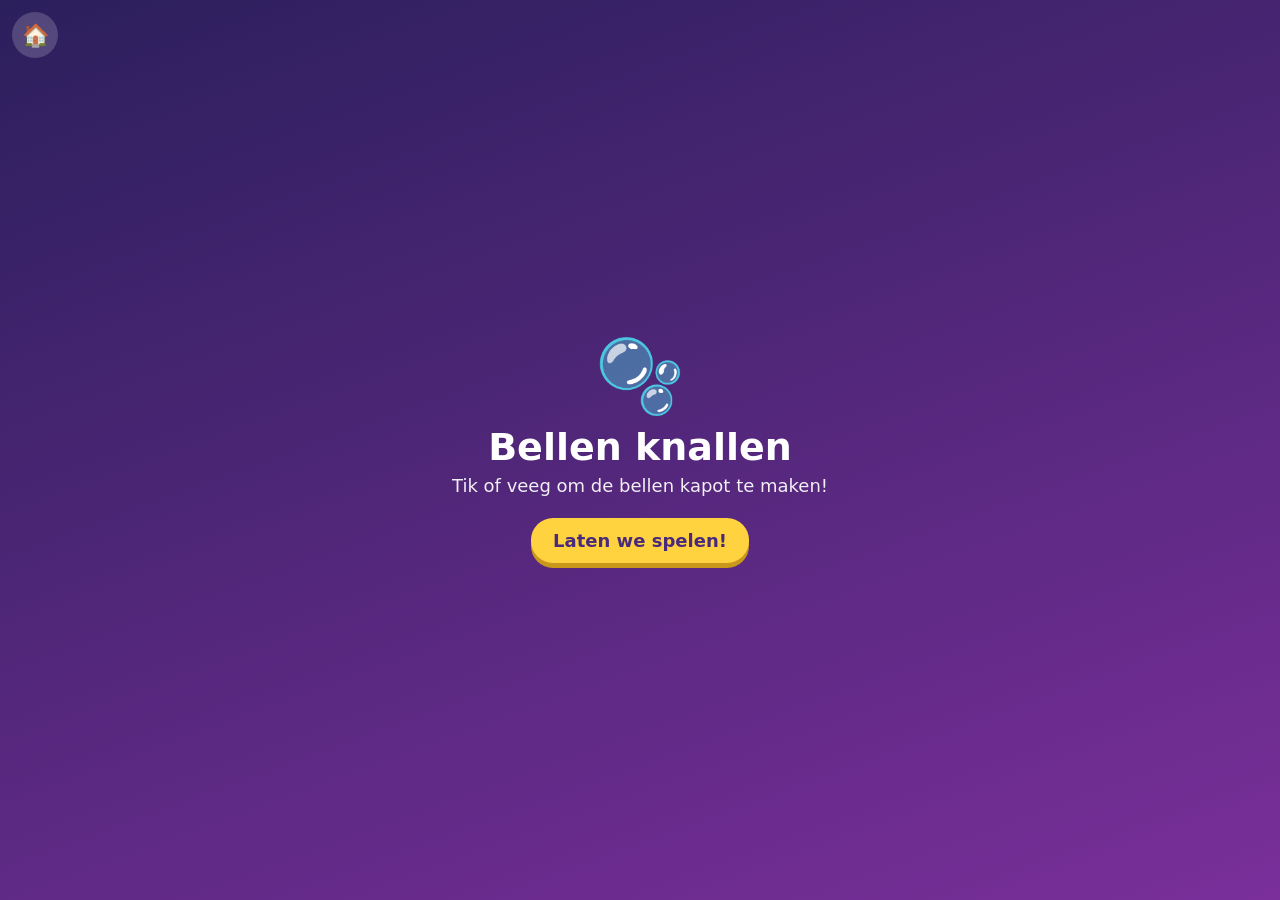
<file: games/bubbles.html>
<!DOCTYPE html>
<html lang="nl">
<head>
<meta charset="utf-8">
<title>Bellen knallen</title>
<meta name="viewport" content="width=device-width, initial-scale=1, maximum-scale=1, user-scalable=no, viewport-fit=cover">
<meta name="apple-mobile-web-app-capable" content="yes">
<meta name="theme-color" content="#2b1f5c">
<link rel="apple-touch-icon" href="../icon-180.png">
<link rel="stylesheet" href="../shared.css">
<style>
  body { background: linear-gradient(180deg, #1b7fd6, #5fd0ff 70%, #b6f0ff) fixed; }
  #cv { position: absolute; inset: 0; width: 100%; height: 100%; display: block; }
  #count { position: absolute; top: 4px; left: 0; right: 0; text-align: center; font-size: 44px; font-weight: 900; text-shadow: 0 3px 6px rgba(0,0,0,.25); pointer-events: none; }
</style>
</head>
<body>
<div id="app"><div class="stage" id="stage"><canvas id="cv"></canvas><div id="count">🫧 0</div></div></div>
<script src="../shared.js"></script>
<script>
(() => {
  const A = Arcade, TAU = Math.PI * 2;
  A.header('Bellen knallen');
  const stage = document.getElementById('stage'), cv = document.getElementById('cv'), ctx = cv.getContext('2d'), countEl = document.getElementById('count');
  let W, H, dpr, scale = 1;
  function resize() {
    const r = stage.getBoundingClientRect(); dpr = Math.min(devicePixelRatio || 1, 2); W = r.width; H = r.height;
    cv.width = W * dpr; cv.height = H * dpr; ctx.setTransform(dpr, 0, 0, dpr, 0, 0); scale = Math.max(0.8, Math.min(1.5, Math.min(W, H) / 400));
  }
  resize(); addEventListener('resize', resize);

  const INSIDE = ['⭐', '🐠', '🦄', '🐶', '🐱', '🌈', '🍓', '🎈', '🦋', '🐸', '🐢', '💎'];
  let bubbles = [], parts = [], rings = [], reveals = [], popped = 0, running = false;
  function spawn(y) {
    const r = (28 + Math.random() * 38) * scale;
    bubbles.push({ x0: r + Math.random() * (W - 2 * r), x: 0, y: y == null ? H + r : y, r, vy: -(45 + Math.random() * 70) * Math.max(0.7, H / 600), ph: Math.random() * TAU, amp: 6 + Math.random() * 14, hue: Math.random() * 360, e: Math.random() < 0.4 ? A.rand(INSIDE) : null });
  }
  function pop(b, i) {
    bubbles.splice(i, 1);
    for (let k = 0; k < 10; k++) { const a = Math.random() * TAU, s = 120 + Math.random() * 160; parts.push({ x: b.x, y: b.y, vx: Math.cos(a) * s, vy: Math.sin(a) * s, life: 1, h: b.hue, r: 3 + Math.random() * 4 }); }
    rings.push({ x: b.x, y: b.y, r: b.r, life: 1, h: b.hue });
    if (b.e) reveals.push({ x: b.x, y: b.y, e: b.e, life: 1, s: b.r * 1.4 });
    popped++; countEl.textContent = '🫧 ' + popped; A.play('pop', b.r);
    if (popped % 10 === 0) { A.confetti(24); A.play('match'); }
  }
  function hit(e) {
    const r = cv.getBoundingClientRect(), x = e.clientX - r.left, y = e.clientY - r.top;
    for (let i = bubbles.length - 1; i >= 0; i--) { const b = bubbles[i]; if (Math.hypot(x - b.x, y - b.y) < b.r * 1.15) { pop(b, i); return; } }
  }
  cv.addEventListener('pointerdown', (e) => { e.preventDefault(); hit(e); });
  cv.addEventListener('pointermove', (e) => { if (e.buttons) hit(e); });

  let last = performance.now(), spawnT = 0;
  function frame(t) {
    const dt = Math.min(0.05, (t - last) / 1000); last = t;
    if (running) { spawnT -= dt; if (spawnT <= 0 && bubbles.length < 24) { spawn(); spawnT = 0.3 + Math.random() * 0.4; } }
    bubbles.forEach((b) => { b.y += b.vy * dt; b.ph += dt * 2; b.x = b.x0 + Math.sin(b.ph) * b.amp; });
    bubbles = bubbles.filter((b) => b.y > -b.r * 1.5);
    parts.forEach((p) => { p.x += p.vx * dt; p.y += p.vy * dt; p.vy += 500 * dt; p.life -= dt * 1.8; }); parts = parts.filter((p) => p.life > 0);
    rings.forEach((g) => { g.r += 160 * dt; g.life -= dt * 3; }); rings = rings.filter((g) => g.life > 0);
    reveals.forEach((v) => { v.y -= 70 * dt; v.life -= dt * 0.9; }); reveals = reveals.filter((v) => v.life > 0);

    ctx.clearRect(0, 0, W, H);
    bubbles.forEach((b) => {
      const g = ctx.createRadialGradient(b.x - b.r * 0.3, b.y - b.r * 0.35, b.r * 0.1, b.x, b.y, b.r);
      g.addColorStop(0, `hsla(${b.hue},90%,85%,.35)`); g.addColorStop(1, `hsla(${b.hue},90%,60%,.6)`);
      ctx.fillStyle = g; ctx.beginPath(); ctx.arc(b.x, b.y, b.r, 0, TAU); ctx.fill();
      ctx.strokeStyle = `hsla(${b.hue},90%,85%,.95)`; ctx.lineWidth = 3; ctx.stroke();
      ctx.fillStyle = 'rgba(255,255,255,.75)'; ctx.beginPath(); ctx.ellipse(b.x - b.r * 0.38, b.y - b.r * 0.42, b.r * 0.2, b.r * 0.12, -0.7, 0, TAU); ctx.fill();
      if (b.e) { ctx.font = `${b.r * 0.95}px "Apple Color Emoji","Segoe UI Emoji",sans-serif`; ctx.textAlign = 'center'; ctx.textBaseline = 'middle'; ctx.fillText(b.e, b.x, b.y + b.r * 0.05); }
    });
    rings.forEach((g) => { ctx.strokeStyle = `hsla(${g.h},90%,90%,${g.life})`; ctx.lineWidth = 3; ctx.beginPath(); ctx.arc(g.x, g.y, g.r, 0, TAU); ctx.stroke(); });
    parts.forEach((p) => { ctx.fillStyle = `hsla(${p.h},90%,80%,${p.life})`; ctx.beginPath(); ctx.arc(p.x, p.y, p.r, 0, TAU); ctx.fill(); });
    reveals.forEach((v) => { ctx.globalAlpha = Math.max(0, v.life); ctx.font = `${v.s}px "Apple Color Emoji","Segoe UI Emoji",sans-serif`; ctx.textAlign = 'center'; ctx.textBaseline = 'middle'; ctx.fillText(v.e, v.x, v.y); ctx.globalAlpha = 1; });
    requestAnimationFrame(frame);
  }
  for (let i = 0; i < 8; i++) spawn(H * (0.2 + Math.random() * 0.7));
  requestAnimationFrame(frame);
  A.start({ emoji: '🫧', title: 'Bellen knallen', hint: 'Tik of veeg om de bellen kapot te maken!' }, () => { running = true; });
})();
</script>
</body>
</html>
</file>
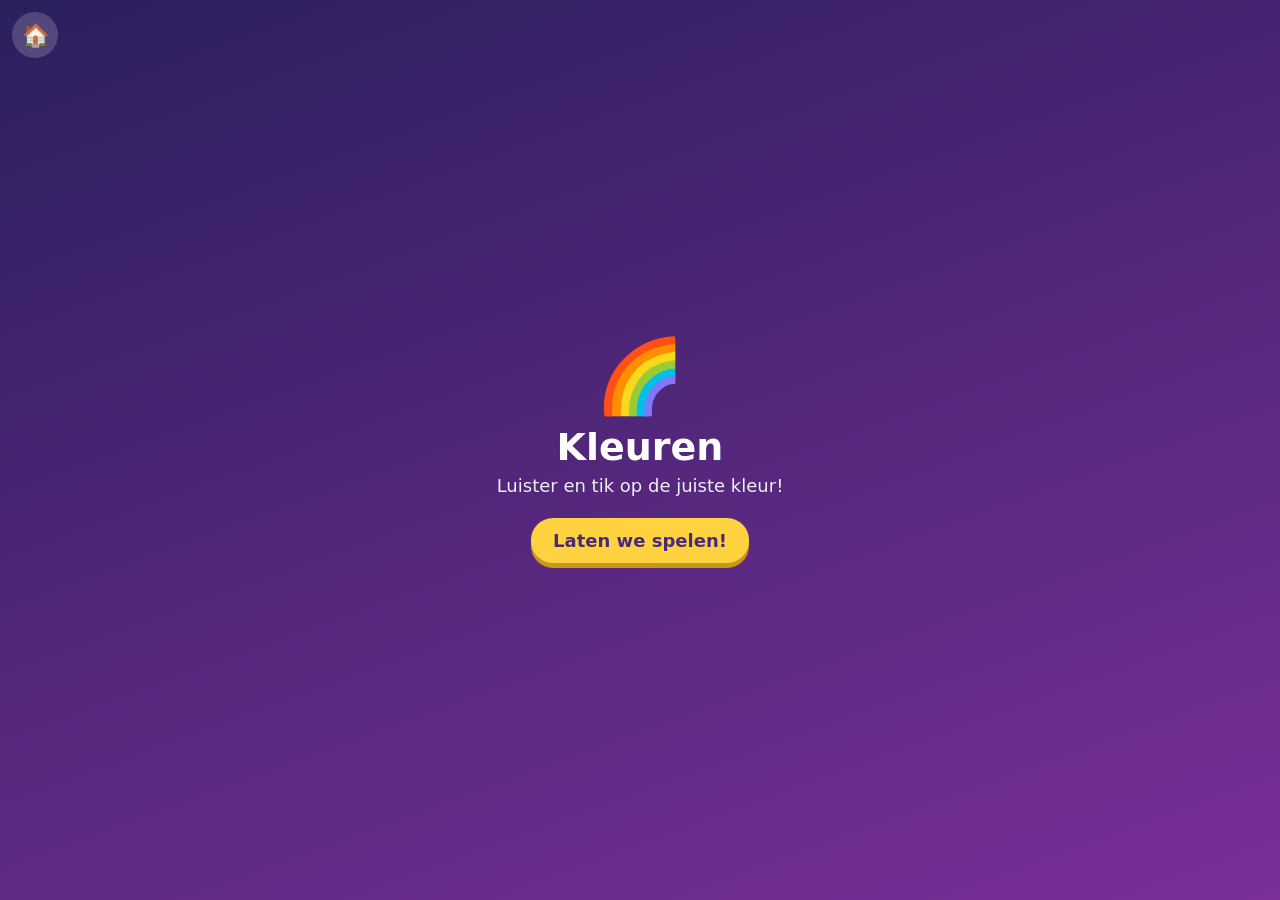
<file: games/colors.html>
<!DOCTYPE html>
<html lang="nl">
<head>
<meta charset="utf-8">
<title>Kleuren</title>
<meta name="viewport" content="width=device-width, initial-scale=1, maximum-scale=1, user-scalable=no, viewport-fit=cover">
<meta name="apple-mobile-web-app-capable" content="yes">
<meta name="theme-color" content="#2b1f5c">
<link rel="apple-touch-icon" href="../icon-180.png">
<link rel="stylesheet" href="../shared.css">
<style>
  .stage { display: flex; flex-direction: column; align-items: center; padding: 0 14px 16px; }
  #score { font-size: 22px; font-weight: 900; margin: 2px 0; }
  #q { display: flex; align-items: center; gap: 12px; margin: 8px 0 12px; }
  #word { font-size: clamp(30px, 9vw, 44px); font-weight: 900; text-align: center; text-shadow: 0 3px 6px rgba(0,0,0,.3); }
  #say { width: 52px; height: 52px; border-radius: 50%; background: #ffd23f; font-size: 26px; box-shadow: 0 4px 0 #c9971a; }
  #grid { flex: 1; min-height: 0; width: 100%; max-width: 520px; display: grid; gap: 14px; grid-template-columns: repeat(var(--c), 1fr); grid-auto-rows: 1fr; }
  .dotc {
    border-radius: 50%; background: var(--c); border: 5px solid rgba(255,255,255,.9); box-shadow: inset 0 -10px 0 rgba(0,0,0,.18), 0 6px 0 rgba(0,0,0,.28);
    justify-self: center; align-self: center; width: min(100%, var(--h)); aspect-ratio: 1; animation: bob 2.4s ease-in-out infinite;
    transition: transform .3s, opacity .3s;
  }
  .dotc:nth-child(2n) { animation-delay: -.8s; } .dotc:nth-child(3n) { animation-delay: -1.5s; }
  @keyframes bob { 50% { translate: 0 -6px; } }
  .dotc.gone { transform: scale(0); opacity: 0; }
  .dotc.right { transform: scale(1.18); }
  .dotc.wrong { opacity: .35; }
</style>
</head>
<body>
<div id="app"><div class="stage" id="stage">
  <div id="score">⭐ 0</div>
  <div id="q"><div id="word"></div><button id="say" aria-label="Zeg het nog eens">🔊</button></div>
  <div id="grid"></div>
</div></div>
<script src="../shared.js"></script>
<script>
(() => {
  const A = Arcade;
  A.header('Kleuren');
  const COLORS = [
    { n: 'rood', c: '#ff3b3b' }, { n: 'blauw', c: '#2d7dff' }, { n: 'geel', c: '#ffd21f' }, { n: 'groen', c: '#2fbf4f' },
    { n: 'oranje', c: '#ff8a1f' }, { n: 'paars', c: '#a24bff' }, { n: 'roze', c: '#ff6bb5' }, { n: 'bruin', c: '#8b5a2b' },
    { n: 'zwart', c: '#222' }, { n: 'wit', c: '#ffffff' },
  ];
  const grid = document.getElementById('grid'), word = document.getElementById('word'), scoreEl = document.getElementById('score');
  let target, score = 0, locked = true, prev;
  const phrase = () => `Tik op ${target.n}!`;

  function round() {
    locked = false;
    const n = score >= 12 ? 9 : score >= 5 ? 6 : 4, cols = n === 4 ? 2 : 3;
    do { target = A.rand(COLORS); } while (target === prev); prev = target;
    const opts = A.shuffle([target, ...A.shuffle(COLORS.filter((c) => c !== target)).slice(0, n - 1)]);
    grid.style.setProperty('--c', cols); grid.innerHTML = '';
    const h = Math.min(190, (Math.min(innerHeight - 260, 520) / Math.ceil(n / cols)) - 14) + 'px'; grid.style.setProperty('--h', h);
    opts.forEach((c) => {
      const d = document.createElement('button'); d.className = 'dotc'; d.style.setProperty('--c', c.c); d.setAttribute('aria-label', c.n);
      d.addEventListener('click', () => pick(c, d)); grid.appendChild(d);
    });
    word.textContent = phrase(); setTimeout(() => A.say(phrase()), 250);
  }
  function pick(c, d) {
    if (locked || d.classList.contains('wrong')) return;
    if (c === target) {
      locked = true; score++; scoreEl.textContent = '⭐ ' + score; d.classList.add('right'); A.play('ding');
      [...grid.children].forEach((x) => { if (x !== d) x.classList.add('gone'); });
      const r = d.getBoundingClientRect(); A.burst(r.x + r.width / 2, r.y + r.height / 2, ['⭐', '✨', '💖'], 8);
      word.textContent = `Goed zo! ${target.n}! 🎉`;
      if (score % 5 === 0) { A.confetti(30); setTimeout(() => A.play('win'), 300); }
      setTimeout(round, 1300);
    } else { d.classList.add('wrong', 'shake'); A.play('wrong'); }
  }
  document.getElementById('say').addEventListener('click', () => { if (target) A.say(phrase()); });
  A.start({ emoji: '🌈', title: 'Kleuren', hint: 'Luister en tik op de juiste kleur!' }, round);
})();
</script>
</body>
</html>
</file>
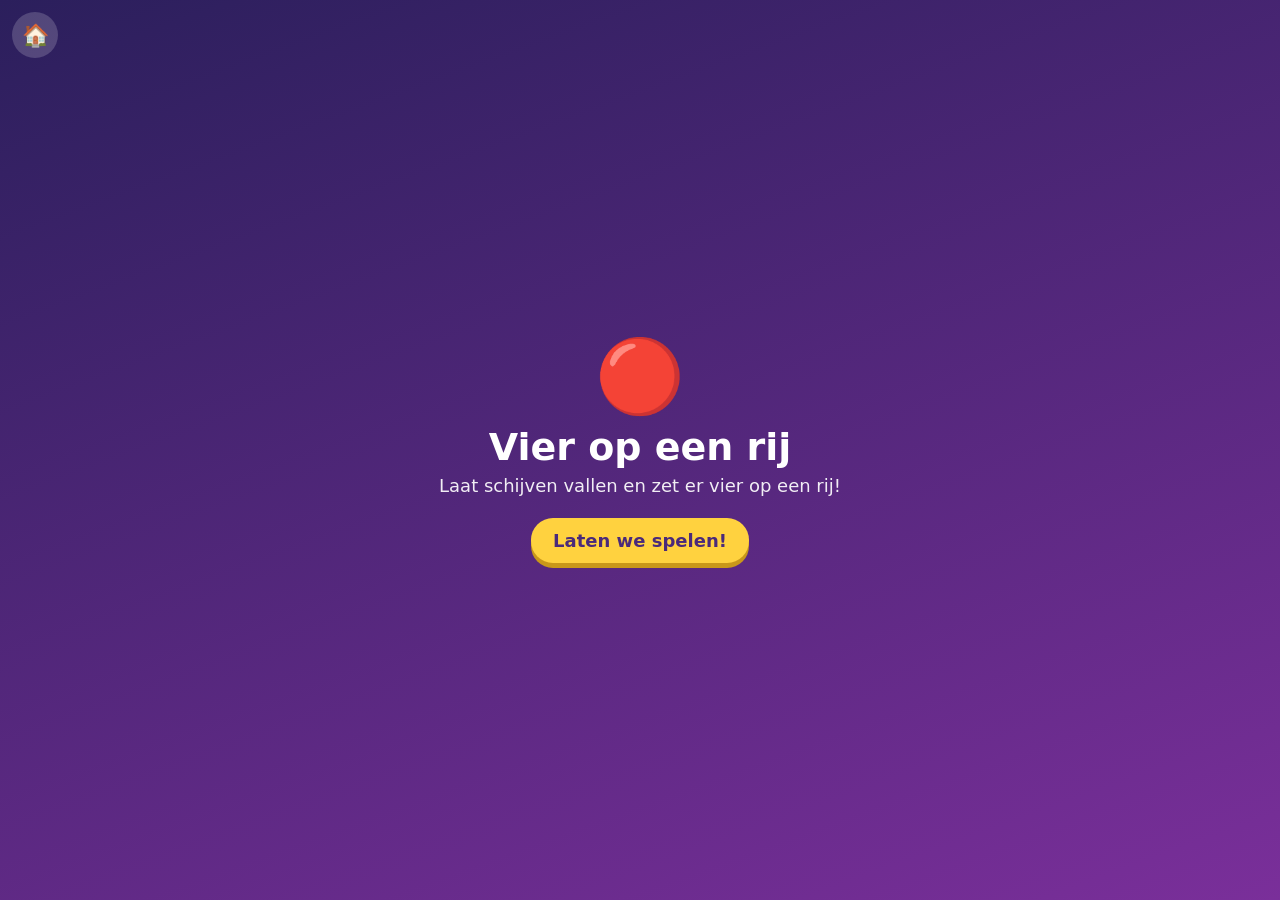
<file: games/connect4.html>
<!DOCTYPE html>
<html lang="nl">
<head>
<meta charset="utf-8">
<title>Vier op een rij</title>
<meta name="viewport" content="width=device-width, initial-scale=1, maximum-scale=1, user-scalable=no, viewport-fit=cover">
<meta name="apple-mobile-web-app-capable" content="yes">
<meta name="theme-color" content="#2b1f5c">
<link rel="apple-touch-icon" href="../icon-180.png">
<link rel="stylesheet" href="../shared.css">
<style>
  .stage { display: flex; flex-direction: column; align-items: center; padding: 0 12px 14px; }
  #score { display: flex; gap: 10px; width: 100%; max-width: 460px; margin: 2px 0 6px; }
  #score div { flex: 1; display: flex; align-items: center; justify-content: center; gap: 8px; background: rgba(255,255,255,.14); border-radius: 18px; padding: 6px 0; font-weight: 900; font-size: 22px; }
  .dot { display: inline-block; width: 24px; height: 24px; border-radius: 50%; }
  .p1 { background: radial-gradient(circle at 35% 30%, #ff9a9a, #e62b2b); }
  .p2 { background: radial-gradient(circle at 35% 30%, #fff08a, #f2b800); }
  #msg { font-size: 22px; font-weight: 900; min-height: 34px; margin: 2px 0 8px; text-align: center; }
  #wrap { flex: 1; min-height: 0; width: 100%; display: grid; place-items: center; }
  #board { width: min(100%, 460px); aspect-ratio: 7 / 6; display: grid; grid-template-columns: repeat(7, 1fr); background: #2d5bff; border-radius: 20px; padding: 6px; box-shadow: inset 0 -8px 0 rgba(0,0,0,.25), 0 8px 0 rgba(0,0,0,.3); position: relative; }
  .cell { position: relative; aspect-ratio: 1; }
  .hole { position: absolute; inset: 9%; border-radius: 50%; background: #1b1446; box-shadow: inset 0 4px 8px rgba(0,0,0,.55); }
  .disc { position: absolute; inset: 9%; border-radius: 50%; z-index: 2; animation: drop .45s cubic-bezier(.45,0,.9,.6) both; box-shadow: inset 0 -4px 0 rgba(0,0,0,.2); }
  .disc::after { content: ''; position: absolute; inset: 18%; border-radius: 50%; border: 3px solid rgba(255,255,255,.35); }
  @keyframes drop { 0% { transform: translateY(calc(var(--fall) * 100%)); } 75% { transform: translateY(0); } 88% { transform: translateY(-9%); } 100% { transform: translateY(0); } }
  .disc.win { animation: drop .01s both, glow .5s .1s infinite alternate; }
  @keyframes glow { to { box-shadow: 0 0 0 5px #fff, 0 0 22px 6px #fff; } }
  #ctl { display: flex; gap: 10px; padding-top: 10px; }
  #ctl button { border-radius: 20px; padding: 10px 14px; background: rgba(255,255,255,.18); font-weight: 800; font-size: 13px; display: flex; flex-direction: column; align-items: center; gap: 2px; min-width: 80px; }
  #ctl button span { font-size: 26px; line-height: 1.1; }
  #ctl #again { background: #ffd23f; color: #4a2a7a; box-shadow: 0 4px 0 #c9971a; }
</style>
</head>
<body>
<div id="app"><div class="stage" id="stage">
  <div id="score"></div>
  <div id="msg"></div>
  <div id="wrap"><div id="board"></div></div>
  <div id="ctl">
    <button id="mode"><span>🤖</span><i style="font-style:normal">Tegen computer</i></button>
    <button id="lvl"><span>😀</span><i style="font-style:normal">Makkelijk</i></button>
    <button id="again"><span>🔄</span>Nieuw spel</button>
  </div>
</div></div>
<script src="../shared.js"></script>
<script>
(() => {
  const A = Arcade;
  A.header('Vier op een rij');
  const R = 6, C = 7;
  const WIN = [];
  for (let r = 0; r < R; r++) for (let c = 0; c < C; c++) for (const [dr, dc] of [[0, 1], [1, 0], [1, 1], [1, -1]]) {
    const er = r + 3 * dr, ec = c + 3 * dc; if (er < 0 || er >= R || ec < 0 || ec >= C) continue;
    WIN.push([0, 1, 2, 3].map((k) => (r + k * dr) * C + c + k * dc));
  }
  const ORDER = [3, 2, 4, 1, 5, 0, 6];
  let b, turn, over, busy, starter = 2, mode = 'cpu', hard = false, scores = { 1: 0, 2: 0, d: 0 };
  const boardEl = document.getElementById('board'), msg = document.getElementById('msg'), scoreEl = document.getElementById('score');

  const winnerOf = (bd) => { for (const w of WIN) { const v = bd[w[0]]; if (v && v === bd[w[1]] && v === bd[w[2]] && v === bd[w[3]]) return { p: v, w }; } return null; };
  const drop = (bd, c, p) => { for (let r = R - 1; r >= 0; r--) if (!bd[r * C + c]) { bd[r * C + c] = p; return r * C + c; } return -1; };
  function score(bd, me) {
    let s = 0;
    for (const w of WIN) {
      let m = 0, o = 0; for (const i of w) { if (bd[i] === me) m++; else if (bd[i]) o++; }
      if (m && o) continue; if (m === 3) s += 5; else if (m === 2) s += 2; if (o === 3) s -= 6; else if (o === 2) s -= 1;
    }
    for (let r = 0; r < R; r++) if (bd[r * C + 3] === me) s += 3;
    return s;
  }
  function mm(bd, d, alpha, beta, t, me) {
    const w = winnerOf(bd); if (w) return w.p === me ? 100000 + d : -100000 - d;
    const moves = ORDER.filter((c) => !bd[c]); if (!moves.length || d === 0) return score(bd, me);
    const opp = me === 1 ? 2 : 1, nxt = t === me ? opp : me;
    let v = t === me ? -Infinity : Infinity;
    for (const c of moves) {
      const i = drop(bd, c, t), s = mm(bd, d - 1, alpha, beta, nxt, me); bd[i] = 0;
      if (t === me) { v = Math.max(v, s); alpha = Math.max(alpha, v); } else { v = Math.min(v, s); beta = Math.min(beta, v); }
      if (alpha >= beta) break;
    }
    return v;
  }
  function cpuPick() {
    const me = 2, opp = 1, moves = ORDER.filter((c) => !b[c]);
    for (const p of [me, opp]) for (const c of moves) { const i = drop(b, c, p), w = winnerOf(b); b[i] = 0; if (w) return c; } // win, else block
    if (!hard) return Math.random() < 0.7 ? moves[0] : A.rand(moves);
    let best = -Infinity, picks = [];
    for (const c of moves) { const i = drop(b, c, me), v = mm(b, 4, -Infinity, Infinity, opp, me); b[i] = 0; if (v > best) { best = v; picks = [c]; } else if (v === best) picks.push(c); }
    return A.rand(picks);
  }

  function build() {
    boardEl.innerHTML = '';
    for (let i = 0; i < R * C; i++) boardEl.insertAdjacentHTML('beforeend', '<div class="cell"><div class="hole"></div></div>');
  }
  const dot = (p) => `<span class="dot p${p}"></span>`;
  function drawScore() { scoreEl.innerHTML = `<div>${dot(1)}${scores[1]}</div><div>🤝 ${scores.d}</div><div>${dot(2)}${scores[2]}</div>`; }
  function say() { if (!over) msg.innerHTML = mode === 'cpu' ? (turn === 1 ? `Jouw beurt ${dot(1)}` : 'Even denken… 🤔') : `${dot(turn)} is aan de beurt!`; }

  function play(c) {
    const i = drop(b, c, turn); if (i < 0) return;
    const cell = boardEl.children[i], d = document.createElement('div');
    d.className = 'disc p' + turn; d.style.setProperty('--fall', -((i / C | 0) + 1.3)); cell.appendChild(d);
    busy = true; A.play('drop'); setTimeout(() => { busy = false; }, 480);
    const w = winnerOf(b);
    if (w) {
      over = true; scores[w.p]++; drawScore();
      setTimeout(() => w.w.forEach((k) => boardEl.children[k].querySelector('.disc').classList.add('win')), 500);
      if (mode === 'cpu' && w.p === 2) { msg.textContent = 'De computer wint! Probeer nog eens 💪'; setTimeout(() => A.play('wrong'), 450); }
      else { msg.innerHTML = mode === 'cpu' ? 'Jij wint! 🎉' : `${dot(w.p)} wint! 🎉`; setTimeout(() => { A.play('win'); A.confetti(); }, 500); }
      return;
    }
    if (b.every(Boolean)) { over = true; scores.d++; drawScore(); msg.textContent = 'Gelijkspel! 🤝'; return; }
    turn = turn === 1 ? 2 : 1; say();
    if (mode === 'cpu' && turn === 2) setTimeout(() => { if (!over) play(cpuPick()); }, 800);
  }
  function newGame() {
    b = Array(R * C).fill(0); over = false; busy = false; starter = starter === 1 ? 2 : 1; turn = starter; build(); drawScore(); say();
    if (mode === 'cpu' && turn === 2) setTimeout(() => { if (!over) play(cpuPick()); }, 800);
  }
  boardEl.addEventListener('pointerdown', (e) => {
    if (over || busy || (mode === 'cpu' && turn === 2)) return;
    const r = boardEl.getBoundingClientRect(), c = Math.max(0, Math.min(C - 1, Math.floor((e.clientX - r.left - 6) / ((r.width - 12) / C))));
    if (b[c]) { A.play('wrong'); return; } play(c);
  });
  document.getElementById('again').addEventListener('click', () => { A.play('tap'); newGame(); });
  document.getElementById('mode').addEventListener('click', () => {
    A.play('tap'); mode = mode === 'cpu' ? 'two' : 'cpu'; scores = { 1: 0, 2: 0, d: 0 }; starter = 2;
    const m = document.getElementById('mode'); m.querySelector('span').textContent = mode === 'cpu' ? '🤖' : '👫'; m.querySelector('i').textContent = mode === 'cpu' ? 'Tegen computer' : '2 spelers';
    document.getElementById('lvl').style.visibility = mode === 'cpu' ? 'visible' : 'hidden'; newGame();
  });
  document.getElementById('lvl').addEventListener('click', () => {
    A.play('tap'); hard = !hard; const l = document.getElementById('lvl'); l.querySelector('span').textContent = hard ? '🤓' : '😀'; l.querySelector('i').textContent = hard ? 'Moeilijk' : 'Makkelijk';
  });
  starter = 2; newGame();
  A.start({ emoji: '🔴', title: 'Vier op een rij', hint: 'Laat schijven vallen en zet er vier op een rij!' });
})();
</script>
</body>
</html>
</file>
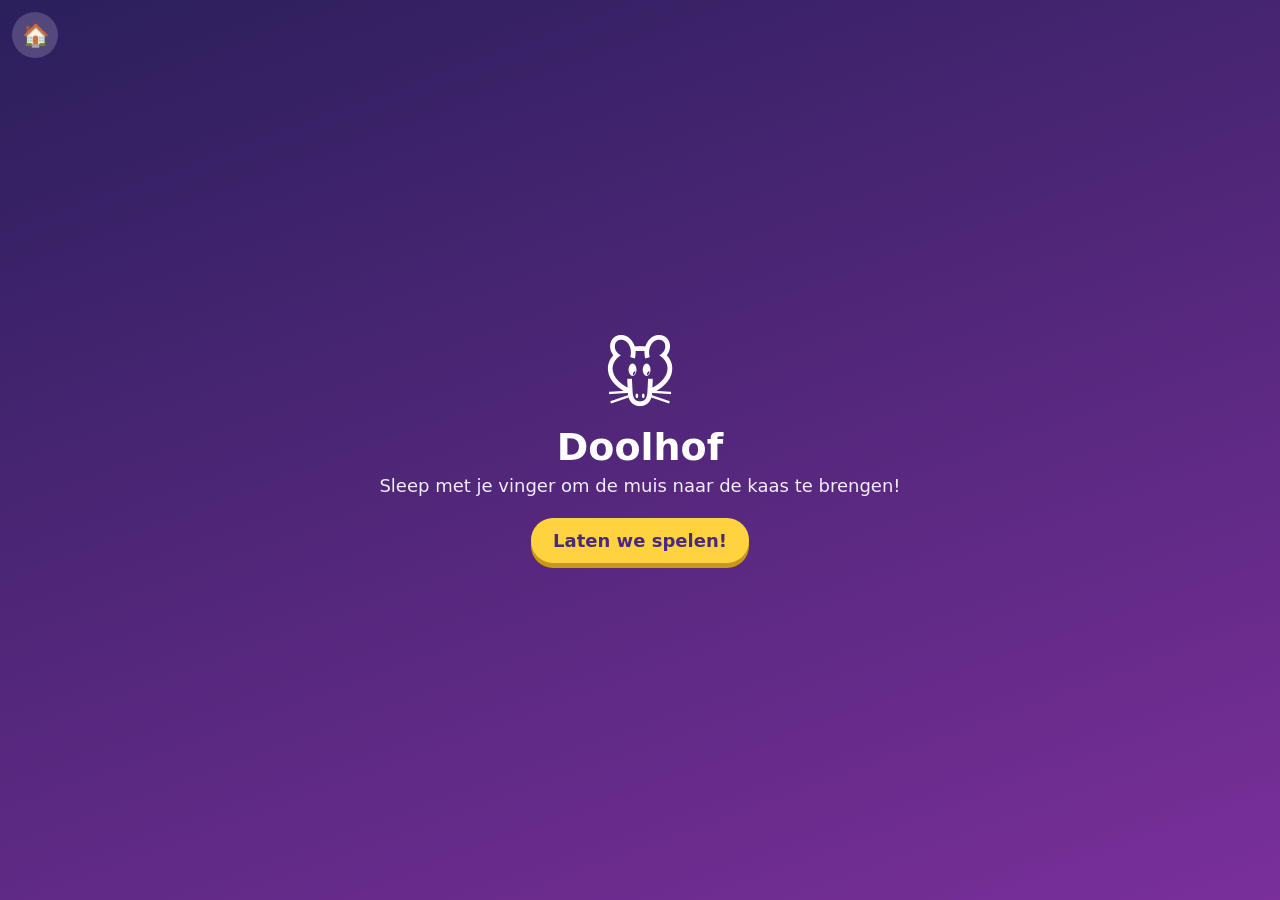
<file: games/maze.html>
<!DOCTYPE html>
<html lang="nl">
<head>
<meta charset="utf-8">
<title>Doolhof</title>
<meta name="viewport" content="width=device-width, initial-scale=1, maximum-scale=1, user-scalable=no, viewport-fit=cover">
<meta name="apple-mobile-web-app-capable" content="yes">
<meta name="theme-color" content="#2b1f5c">
<link rel="apple-touch-icon" href="../icon-180.png">
<link rel="stylesheet" href="../shared.css">
<style>
  #cv { position: absolute; inset: 0; width: 100%; height: 100%; display: block; }
  #hint { position: absolute; left: 0; right: 0; bottom: 14px; text-align: center; font-size: 20px; font-weight: 800; pointer-events: none; transition: opacity .4s; text-shadow: 0 2px 4px rgba(0,0,0,.4); }
  #next { position: absolute; inset: 0; display: grid; place-items: center; text-align: center; background: rgba(20,10,50,.7); }
  #next[hidden] { display: none; }
  #next .big { font-size: 72px; }
</style>
</head>
<body>
<div id="app"><div class="stage" id="stage">
  <canvas id="cv"></canvas>
  <div id="hint"></div>
  <div id="next" hidden><div><div class="big">🎉</div><h1 style="margin:0 0 16px">Gevonden!</h1><button class="btn" id="nextBtn">Volgend doolhof ▶</button></div></div>
</div></div>
<script src="../shared.js"></script>
<script>
(() => {
  const A = Arcade;
  const bar = A.header('Doolhof', { extra: '<button class="ib" id="again" aria-label="Nieuw doolhof">🔄</button>' });
  const stage = document.getElementById('stage'), cv = document.getElementById('cv'), ctx = cv.getContext('2d'), hint = document.getElementById('hint');
  const LEVELS = [[3, 5], [4, 6], [5, 7], [6, 8], [7, 10], [8, 11]];
  const CHARS = [['🐭', '🧀'], ['🐶', '🦴'], ['🐰', '🥕'], ['🐻', '🍯'], ['🐱', '🐟'], ['🐵', '🍌']];
  let W, H, dpr, lvl = 0, cols, rows, cells, cur, goal, path, px, py, cs, ox, oy, won = false, last = null, moved = false;

  function resize() {
    const r = stage.getBoundingClientRect(); dpr = Math.min(devicePixelRatio || 1, 2); W = r.width; H = r.height;
    cv.width = W * dpr; cv.height = H * dpr; ctx.setTransform(dpr, 0, 0, dpr, 0, 0); if (cells) layout();
  }
  function layout() {
    const m = 14; cs = Math.floor(Math.min((W - 2 * m) / cols, (H - 2 * m - 30) / rows)); ox = (W - cs * cols) / 2; oy = (H - cs * rows) / 2 - 8;
  }
  const cc = (i) => [ox + (i % cols + 0.5) * cs, oy + ((i / cols | 0) + 0.5) * cs];

  function gen(c, r) {
    const g = Array.from({ length: c * r }, () => ({ n: 1, e: 1, s: 1, w: 1, v: 0 })), stack = [0]; g[0].v = 1;
    while (stack.length) {
      const i = stack[stack.length - 1], x = i % c, y = (i / c) | 0, nb = [];
      if (y > 0 && !g[i - c].v) nb.push([i - c, 'n', 's']);
      if (x < c - 1 && !g[i + 1].v) nb.push([i + 1, 'e', 'w']);
      if (y < r - 1 && !g[i + c].v) nb.push([i + c, 's', 'n']);
      if (x > 0 && !g[i - 1].v) nb.push([i - 1, 'w', 'e']);
      if (!nb.length) { stack.pop(); continue; }
      const [j, a, b] = A.rand(nb); g[i][a] = 0; g[j][b] = 0; g[j].v = 1; stack.push(j);
    }
    for (let k = 0; k < c * r * 0.07; k++) { // knock out a few walls so there is more than one way
      const x = (Math.random() * (c - 1)) | 0, y = (Math.random() * (r - 1)) | 0, i = y * c + x;
      if (Math.random() < 0.5) { g[i].e = 0; g[i + 1].w = 0; } else { g[i].s = 0; g[i + c].n = 0; }
    }
    return g;
  }
  function newMaze() {
    let [c, r] = LEVELS[Math.min(lvl, LEVELS.length - 1)]; if (W > H) [c, r] = [r, c];
    cols = c; rows = r; cells = gen(c, r); cur = 0; goal = c * r - 1; path = [0]; won = false; layout();
    [px, py] = cc(0); document.getElementById('next').hidden = true; last = null;
    bar.querySelector('h1').textContent = 'Doolhof · Level ' + (lvl + 1);
    hint.style.opacity = lvl === 0 && !moved ? 1 : 0;
    hint.textContent = `Sleep ${CHARS[lvl % CHARS.length][0]} naar ${CHARS[lvl % CHARS.length][1]}`;
  }

  const D = { e: [1, 0], w: [-1, 0], s: [0, 1], n: [0, -1] };
  function tryMove(ci) {
    if (ci === cur || won) return;
    const dx = ci % cols - cur % cols, dy = ((ci / cols) | 0) - ((cur / cols) | 0);
    const d = dx === 1 && !dy ? 'e' : dx === -1 && !dy ? 'w' : dy === 1 && !dx ? 's' : dy === -1 && !dx ? 'n' : null;
    if (!d || cells[cur][d]) return;
    if (path.length > 1 && path[path.length - 2] === ci) path.pop(); else path.push(ci);
    cur = ci; moved = true; hint.style.opacity = 0; A.play('step', path.length);
    if (cur === goal) win();
  }
  function cellAt(x, y) {
    const cx = Math.floor((x - ox) / cs), cy = Math.floor((y - oy) / cs);
    return cx < 0 || cy < 0 || cx >= cols || cy >= rows ? -1 : cy * cols + cx;
  }
  function steer(a, b) {
    const n = Math.max(1, Math.ceil(Math.hypot(b.x - a.x, b.y - a.y) / (cs / 4)));
    for (let i = 1; i <= n; i++) { const c = cellAt(a.x + (b.x - a.x) * i / n, a.y + (b.y - a.y) * i / n); if (c >= 0) tryMove(c); }
  }
  const pt = (e) => { const r = cv.getBoundingClientRect(); return { x: e.clientX - r.left, y: e.clientY - r.top }; };
  cv.addEventListener('pointerdown', (e) => { cv.setPointerCapture(e.pointerId); last = pt(e); steer(last, last); });
  cv.addEventListener('pointermove', (e) => { if (!last) return; const p = pt(e); steer(last, p); last = p; });
  cv.addEventListener('pointerup', () => { last = null; }); cv.addEventListener('pointercancel', () => { last = null; });

  function win() {
    won = true; A.play('win'); A.confetti();
    setTimeout(() => { document.getElementById('next').hidden = false; }, 700);
  }
  document.getElementById('nextBtn').addEventListener('click', () => { lvl++; newMaze(); });
  document.getElementById('again').addEventListener('click', () => { A.play('tap'); newMaze(); });

  let t0 = performance.now();
  function frame(t) {
    const dt = Math.min(0.05, (t - t0) / 1000); t0 = t;
    if (cells) {
      const [tx, ty] = cc(cur), k = Math.min(1, dt * 16); px += (tx - px) * k; py += (ty - py) * k;
      ctx.clearRect(0, 0, W, H);
      ctx.fillStyle = 'rgba(255,255,255,.12)'; ctx.beginPath(); if (ctx.roundRect) ctx.roundRect(ox, oy, cs * cols, cs * rows, 12); else ctx.rect(ox, oy, cs * cols, cs * rows); ctx.fill();
      ctx.strokeStyle = 'rgba(255,210,63,.55)'; ctx.lineWidth = cs * 0.34; ctx.lineCap = ctx.lineJoin = 'round'; ctx.beginPath();
      path.forEach((i, n) => { const [x, y] = cc(i); n ? ctx.lineTo(x, y) : ctx.moveTo(x, y); }); ctx.lineTo(px, py); ctx.stroke();
      ctx.font = `${cs * 0.7}px "Apple Color Emoji","Segoe UI Emoji",sans-serif`; ctx.textAlign = 'center'; ctx.textBaseline = 'middle'; ctx.fillStyle = '#000';
      const [gx, gy] = cc(goal), [, goalE] = CHARS[lvl % CHARS.length], [charE] = CHARS[lvl % CHARS.length];
      ctx.fillText(goalE, gx, gy + Math.sin(t / 300) * cs * 0.05);
      ctx.strokeStyle = '#fff'; ctx.lineWidth = Math.max(4, cs * 0.1); ctx.beginPath();
      cells.forEach((c, i) => {
        const x = ox + (i % cols) * cs, y = oy + ((i / cols) | 0) * cs;
        if (c.n) { ctx.moveTo(x, y); ctx.lineTo(x + cs, y); }
        if (c.w) { ctx.moveTo(x, y); ctx.lineTo(x, y + cs); }
        if (c.e && i % cols === cols - 1) { ctx.moveTo(x + cs, y); ctx.lineTo(x + cs, y + cs); }
        if (c.s && ((i / cols) | 0) === rows - 1) { ctx.moveTo(x, y + cs); ctx.lineTo(x + cs, y + cs); }
      });
      ctx.stroke();
      ctx.font = `${cs * 0.72}px "Apple Color Emoji","Segoe UI Emoji",sans-serif`; ctx.fillText(charE, px, py + Math.sin(t / 200) * cs * 0.03);
    }
    requestAnimationFrame(frame);
  }
  resize(); addEventListener('resize', resize); newMaze(); requestAnimationFrame(frame);
  A.start({ emoji: '🐭', title: 'Doolhof', hint: 'Sleep met je vinger om de muis naar de kaas te brengen!' });
})();
</script>
</body>
</html>
</file>
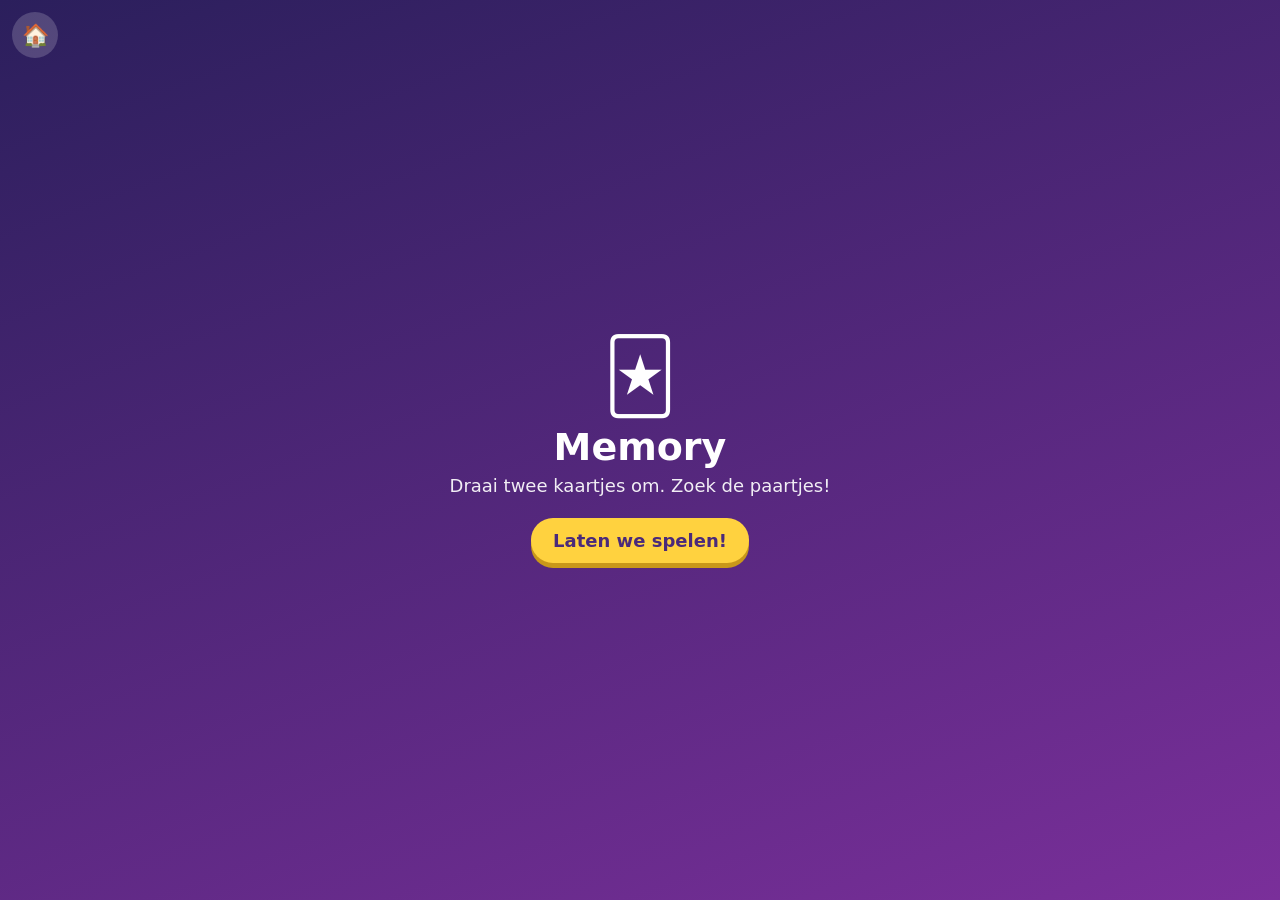
<file: games/memory.html>
<!DOCTYPE html>
<html lang="nl">
<head>
<meta charset="utf-8">
<title>Memory</title>
<meta name="viewport" content="width=device-width, initial-scale=1, maximum-scale=1, user-scalable=no, viewport-fit=cover">
<meta name="apple-mobile-web-app-capable" content="yes">
<meta name="theme-color" content="#2b1f5c">
<link rel="apple-touch-icon" href="../icon-180.png">
<link rel="stylesheet" href="../shared.css">
<style>
  .stage { display: flex; flex-direction: column; }
  .board { flex: 1; min-height: 0; display: grid; grid-template-columns: repeat(var(--c), 1fr); grid-auto-rows: 1fr; gap: 10px; margin: 0 12px 14px; }
  .card { position: relative; perspective: 700px; container-type: size; }
  .in { position: absolute; inset: 0; transform-style: preserve-3d; transition: transform .35s; }
  .card.up .in { transform: rotateY(180deg); }
  .face {
    position: absolute; inset: 0; border-radius: 18px; display: grid; place-items: center;
    backface-visibility: hidden; -webkit-backface-visibility: hidden; font-size: clamp(28px, 52cqmin, 110px);
  }
  .back {
    background: repeating-linear-gradient(45deg, #ffd23f 0 12px, #ffb02e 12px 24px);
    box-shadow: inset 0 -6px 0 rgba(0,0,0,.2), 0 5px 0 rgba(0,0,0,.28); color: rgba(255,255,255,.95); text-shadow: 0 2px 3px rgba(0,0,0,.25);
  }
  .front { background: #fff; transform: rotateY(180deg); box-shadow: inset 0 -6px 0 rgba(0,0,0,.12), 0 5px 0 rgba(0,0,0,.28); }
  .card.done .front { background: #c9f7c9; }
  .card.done .in { animation: happy .5s; }
  @keyframes happy { 50% { scale: 1.1; } }
  .levels { margin: auto; display: grid; gap: 18px; text-align: center; padding: 20px; }
  .levels h2 { margin: 0 0 4px; font-size: 28px; }
  .levels .btn { font-size: 22px; padding: 18px 28px; }
  .endcard { position: absolute; inset: 0; display: grid; place-items: center; text-align: center; background: rgba(20,10,50,.78); z-index: 5; }
  .endcard .big { font-size: 64px; }
  .endcard h2 { margin: 0 0 4px; font-size: 32px; }
  .endcard p { margin: 0 0 20px; font-size: 20px; }
</style>
</head>
<body>
<div id="app"><div class="stage" id="stage"></div></div>
<script src="../shared.js"></script>
<script>
(() => {
  const A = Arcade, stage = document.getElementById('stage');
  A.header('Memory');
  const EMOJI = ['🐶', '🐱', '🐭', '🐹', '🐰', '🦊', '🐻', '🐼', '🐨', '🐯', '🦁', '🐮', '🐷', '🐸', '🐵', '🦄', '🐙', '🦋', '🐢', '🐠'];
  const LEVELS = [{ n: 'Makkelijk', cols: 2, pairs: 4, e: '🐣' }, { n: 'Gemiddeld', cols: 3, pairs: 6, e: '🐥' }, { n: 'Moeilijk', cols: 4, pairs: 8, e: '🦉' }];

  function levels() {
    stage.innerHTML = '<div class="levels"><h2>Kies een niveau</h2></div>';
    const box = stage.firstChild;
    LEVELS.forEach((L) => {
      const b = document.createElement('button'); b.className = 'btn'; b.textContent = `${L.e} ${L.n}`;
      b.addEventListener('click', () => { A.play('tap'); game(L); }); box.appendChild(b);
    });
  }

  function game(L) {
    stage.innerHTML = '<div class="status" id="st">Beurten: 0</div><div class="board" id="board"></div>';
    const board = document.getElementById('board'), st = document.getElementById('st');
    board.style.setProperty('--c', L.cols);
    const deck = A.shuffle([...A.shuffle(EMOJI).slice(0, L.pairs)].flatMap((e) => [e, e]));
    deck.forEach((e) => board.insertAdjacentHTML('beforeend', `<div class="card" data-e="${e}"><div class="in"><div class="face back">❓</div><div class="face front">${e}</div></div></div>`));
    let first = null, lock = false, moves = 0, found = 0;

    board.addEventListener('pointerdown', (ev) => {
      const c = ev.target.closest('.card');
      if (!c || lock || c.classList.contains('up')) return;
      c.classList.add('up'); A.play('flip');
      if (!first) { first = c; return; }
      moves++; st.textContent = `Beurten: ${moves}`;
      if (first.dataset.e === c.dataset.e) {
        const a = first; first = null; found++;
        setTimeout(() => {
          [a, c].forEach((x) => x.classList.add('done')); A.play('match');
          const r = c.getBoundingClientRect(); A.burst(r.x + r.width / 2, r.y + r.height / 2);
          if (found === L.pairs) setTimeout(() => win(L, moves), 600);
        }, 350);
      } else {
        lock = true; const a = first; first = null;
        setTimeout(() => { A.play('wrong'); }, 450);
        setTimeout(() => { a.classList.remove('up'); c.classList.remove('up'); lock = false; }, 900);
      }
    });
  }

  function win(L, moves) {
    A.play('win'); A.confetti();
    const stars = moves <= L.pairs + 2 ? 3 : moves <= L.pairs * 2 ? 2 : 1;
    const el = document.createElement('div'); el.className = 'endcard';
    el.innerHTML = `<div><div class="big">${'⭐'.repeat(stars)}</div><h2>Gelukt!</h2><p>${moves} beurten</p><div class="row" style="display:flex;gap:12px;justify-content:center"><button class="btn" id="again">Nog een keer</button><button class="btn alt" id="lv">Niveaus</button></div></div>`;
    stage.appendChild(el);
    el.querySelector('#again').addEventListener('click', () => game(L));
    el.querySelector('#lv').addEventListener('click', levels);
  }

  A.start({ emoji: '🃏', title: 'Memory', hint: 'Draai twee kaartjes om. Zoek de paartjes!' }, levels);
})();
</script>
</body>
</html>
</file>
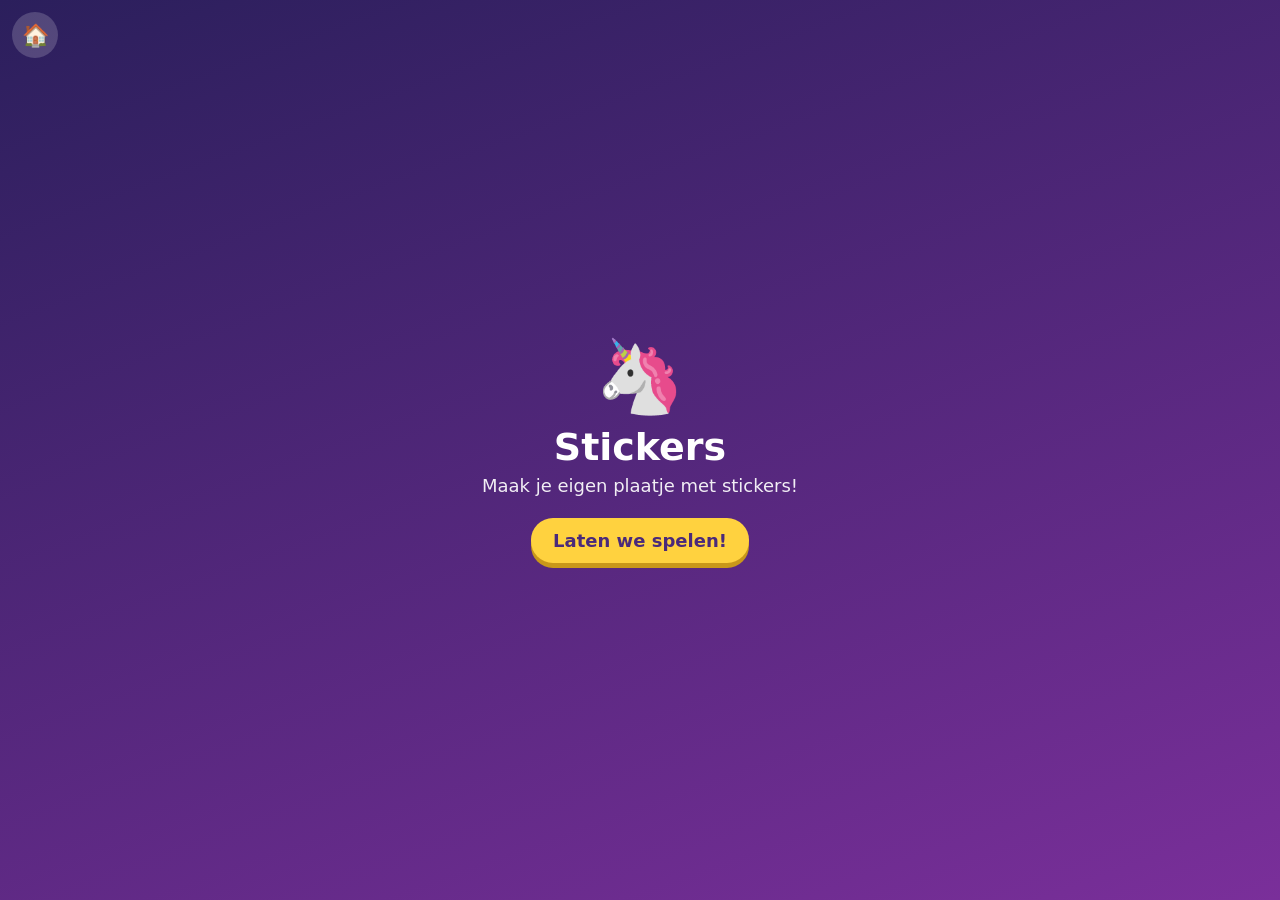
<file: games/stickers.html>
<!DOCTYPE html>
<html lang="nl">
<head>
<meta charset="utf-8">
<title>Stickers</title>
<meta name="viewport" content="width=device-width, initial-scale=1, maximum-scale=1, user-scalable=no, viewport-fit=cover">
<meta name="apple-mobile-web-app-capable" content="yes">
<meta name="theme-color" content="#2b1f5c">
<link rel="apple-touch-icon" href="../icon-180.png">
<link rel="stylesheet" href="../shared.css">
<style>
  .stage { display: flex; flex-direction: column; padding: 0 10px; }
  #scene { flex: 1; min-height: 0; position: relative; border-radius: 22px; overflow: hidden; box-shadow: 0 6px 22px rgba(0,0,0,.4); background: #8fd3ff; }
  #empty { position: absolute; inset: 0; display: grid; place-items: center; text-align: center; font-weight: 800; font-size: 20px; color: rgba(0,0,0,.45); pointer-events: none; padding: 20px; }
  .stk { position: absolute; line-height: 1; cursor: grab; padding: 4px; border-radius: 16px; filter: drop-shadow(0 3px 3px rgba(0,0,0,.25)); }
  .stk.sel { outline: 3px dashed #fff; outline-offset: 0; background: rgba(255,255,255,.18); }
  #bar { display: flex; align-items: center; justify-content: center; gap: 10px; min-height: 56px; padding: 6px 0; font-weight: 800; }
  #bar button { width: 46px; height: 46px; border-radius: 50%; background: rgba(255,255,255,.2); font-size: 22px; }
  #bar button:active { background: rgba(255,255,255,.4); }
  #cats { display: flex; gap: 8px; padding: 0 2px 6px; }
  #cats button { flex: 1; height: 44px; border-radius: 16px; background: rgba(255,255,255,.14); font-size: 24px; }
  #cats button.on { background: #fff; }
  #tray { display: flex; gap: 8px; overflow-x: auto; padding: 4px 2px 12px; scrollbar-width: none; }
  #tray::-webkit-scrollbar { display: none; }
  #tray, #tray * { touch-action: pan-x; }
  #tray button { flex: 0 0 auto; width: 62px; height: 62px; border-radius: 16px; background: rgba(255,255,255,.14); font-size: 36px; position: relative; overflow: hidden; }
  #tray button:active { background: rgba(255,255,255,.4); }
  #tray button.bgchip { border: 3px solid rgba(255,255,255,.6); font-size: 26px; }
  #tray button.bgchip.on { border-color: #fff; box-shadow: 0 0 0 3px rgba(255,255,255,.4); }
</style>
</head>
<body>
<div id="app"><div class="stage" id="stage">
  <div id="scene"><div id="empty">Tik hieronder op een sticker om hem toe te voegen,<br>sleep hem dan waar je wilt ✨</div></div>
  <div id="bar"></div>
  <div id="cats"></div>
  <div id="tray"></div>
</div></div>
<script src="../shared.js"></script>
<script>
(() => {
  const A = Arcade;
  A.header('Stickers', { extra: '<button class="ib" id="clear" aria-label="Alles wissen">🗑️</button>' });
  const SCENES = [
    { i: '🌳', css: 'linear-gradient(#8fd3ff 0 58%,#7ed957 58% 100%)' },
    { i: '🌊', css: 'linear-gradient(#bde8ff,#2d9dff 45%,#0b4fa8)' },
    { i: '🌌', css: 'radial-gradient(circle at 20% 25%,#fff 0 1.5px,transparent 2px),radial-gradient(circle at 70% 15%,#fff 0 2px,transparent 2.5px),radial-gradient(circle at 45% 60%,#fff 0 1.5px,transparent 2px),radial-gradient(circle at 85% 70%,#fff 0 1.5px,transparent 2px),radial-gradient(circle at 10% 80%,#fff 0 2px,transparent 2.5px),radial-gradient(circle at 60% 35%,#fff 0 1px,transparent 1.5px),linear-gradient(#0b0b2e,#2a1060)' },
    { i: '🌇', css: 'linear-gradient(#ffd89b,#ff7e8b 45%,#7b4fd6)' },
    { i: '❄️', css: 'linear-gradient(#cfe8ff,#ffffff 60%,#e6f3ff)' },
    { i: '🏜️', css: 'linear-gradient(#ffe29a 0 55%,#f4b860 55% 100%)' },
  ];
  const CATS = [
    { i: '🖼️', scenes: true },
    { i: '🐶', items: '🐶 🐱 🐭 🐹 🐰 🦊 🐻 🐼 🐨 🐯 🦁 🐮 🐷 🐸 🐵 🐔 🐧 🐦 🦆 🦉 🦄 🐴 🐢 🐍 🐙 🐠 🐳 🦋 🐝 🐞 🦖 🐘 🦒 🦓' },
    { i: '🌳', items: '🌳 🌲 🌴 🌵 🌻 🌷 🌹 🌸 🍄 🌈 ☀️ 🌙 ⭐ ☁️ ⛄ 🔥 💧 🌊 🏔️ 🌋 🍎 🍌 🍓 🍉 🍕 🍦 🎂' },
    { i: '🚗', items: '🏠 🏰 ⛺ 🚗 🚕 🚌 🚒 🚓 🚜 ✈️ 🚀 🛸 🚲 ⛵ 🚂 🎈 🎁 🧸 ⚽ 🎸 🎺 🎨 📚 🔭' },
    { i: '🤩', items: '😀 😍 🤩 😎 🥳 🤖 👻 👽 🧚 🦸 🎩 👑 💖 💎 🎉 🎵 👶 🧒 👧 👦' },
  ];
  const split = (s) => s.split(' ');
  const scene = document.getElementById('scene'), bar = document.getElementById('bar'), tray = document.getElementById('tray'), cats = document.getElementById('cats'), empty = document.getElementById('empty');
  let state = { bg: 0, items: [] }, sel = null, zc = 1, uid = 1, cat = 1;
  try { const s = JSON.parse(A.ls.get('ts-scene') || 'null'); if (s && s.items) { state = s; state.items.forEach((it) => { uid = Math.max(uid, it.id + 1); zc = Math.max(zc, it.z + 1); }); } } catch (e) {}
  const save = () => A.ls.set('ts-scene', JSON.stringify(state));
  const sw = () => scene.getBoundingClientRect().width;

  function paintStk(el, it) {
    const r = scene.getBoundingClientRect();
    el.style.left = it.x * r.width + 'px'; el.style.top = it.y * r.height + 'px'; el.style.fontSize = it.s * r.width + 'px';
    el.style.transform = `translate(-50%,-50%) scaleX(${it.f ? -1 : 1})`; el.style.zIndex = it.z;
  }
  function render() {
    scene.style.background = SCENES[state.bg].css;
    scene.querySelectorAll('.stk').forEach((n) => n.remove());
    state.items.forEach((it) => {
      const el = document.createElement('div'); el.className = 'stk' + (it.id === sel ? ' sel' : ''); el.textContent = it.e; el.dataset.id = it.id; paintStk(el, it); scene.appendChild(el);
    });
    empty.style.display = state.items.length ? 'none' : 'grid';
    bar.innerHTML = '';
    if (sel != null) {
      [['➖', 'smaller'], ['➕', 'bigger'], ['↔️', 'flip'], ['🗑️', 'del'], ['✔️', 'done']].forEach(([e, a]) => {
        const b = document.createElement('button'); b.textContent = e; b.addEventListener('click', () => act(a)); bar.appendChild(b);
      });
    } else bar.textContent = state.items.length ? 'Tik op een sticker om hem aan te passen' : '';
  }
  function act(a) {
    const it = state.items.find((x) => x.id === sel); if (!it) return;
    if (a === 'smaller') it.s = Math.max(0.07, it.s / 1.25);
    if (a === 'bigger') it.s = Math.min(0.9, it.s * 1.25);
    if (a === 'flip') it.f = !it.f;
    if (a === 'del') { state.items = state.items.filter((x) => x !== it); sel = null; }
    if (a === 'done') sel = null;
    A.play('tap'); save(); render();
  }

  /* dragging stickers around the scene */
  let drag = null;
  scene.addEventListener('pointerdown', (e) => {
    const el = e.target.closest('.stk');
    if (!el) { if (sel != null) { sel = null; render(); } return; }
    const it = state.items.find((x) => x.id === +el.dataset.id); e.preventDefault();
    if (sel !== it.id) { sel = it.id; it.z = ++zc; render(); }
    const live = scene.querySelector(`.stk[data-id="${it.id}"]`), r = scene.getBoundingClientRect();
    live.setPointerCapture(e.pointerId);
    drag = { it, el: live, dx: it.x * r.width - (e.clientX - r.left), dy: it.y * r.height - (e.clientY - r.top), id: e.pointerId };
  });
  scene.addEventListener('pointermove', (e) => {
    if (!drag || e.pointerId !== drag.id) return;
    const r = scene.getBoundingClientRect();
    drag.it.x = Math.max(0, Math.min(1, (e.clientX - r.left + drag.dx) / r.width)); drag.it.y = Math.max(0, Math.min(1, (e.clientY - r.top + drag.dy) / r.height));
    paintStk(drag.el, drag.it);
  });
  const end = () => { if (drag) { drag = null; save(); } };
  scene.addEventListener('pointerup', end); scene.addEventListener('pointercancel', end);

  /* tray */
  function buildTray() {
    cats.querySelectorAll('button').forEach((b, i) => b.classList.toggle('on', i === cat));
    tray.innerHTML = '';
    const c = CATS[cat];
    if (c.scenes) {
      SCENES.forEach((s, i) => {
        const b = document.createElement('button'); b.className = 'bgchip' + (i === state.bg ? ' on' : ''); b.style.background = s.css; b.textContent = s.i;
        b.addEventListener('click', () => { state.bg = i; A.play('place'); save(); render(); buildTray(); }); tray.appendChild(b);
      });
    } else {
      split(c.items).forEach((e) => {
        const b = document.createElement('button'); b.textContent = e;
        b.addEventListener('click', () => {
          const it = { id: uid++, e, x: 0.5 + (Math.random() - 0.5) * 0.35, y: 0.45 + (Math.random() - 0.5) * 0.3, s: 0.22, f: false, z: ++zc };
          state.items.push(it); sel = it.id; A.play('place'); save(); render();
        });
        tray.appendChild(b);
      });
    }
  }
  CATS.forEach((c, i) => { const b = document.createElement('button'); b.textContent = c.i; b.addEventListener('click', () => { cat = i; A.play('tap'); buildTray(); }); cats.appendChild(b); });
  document.getElementById('clear').addEventListener('click', () => {
    if (!state.items.length || confirm('Alle stickers weghalen?')) { state.items = []; sel = null; save(); render(); }
  });
  addEventListener('resize', render);
  buildTray(); render();
  A.start({ emoji: '🦄', title: 'Stickers', hint: 'Maak je eigen plaatje met stickers!' });
})();
</script>
</body>
</html>
</file>
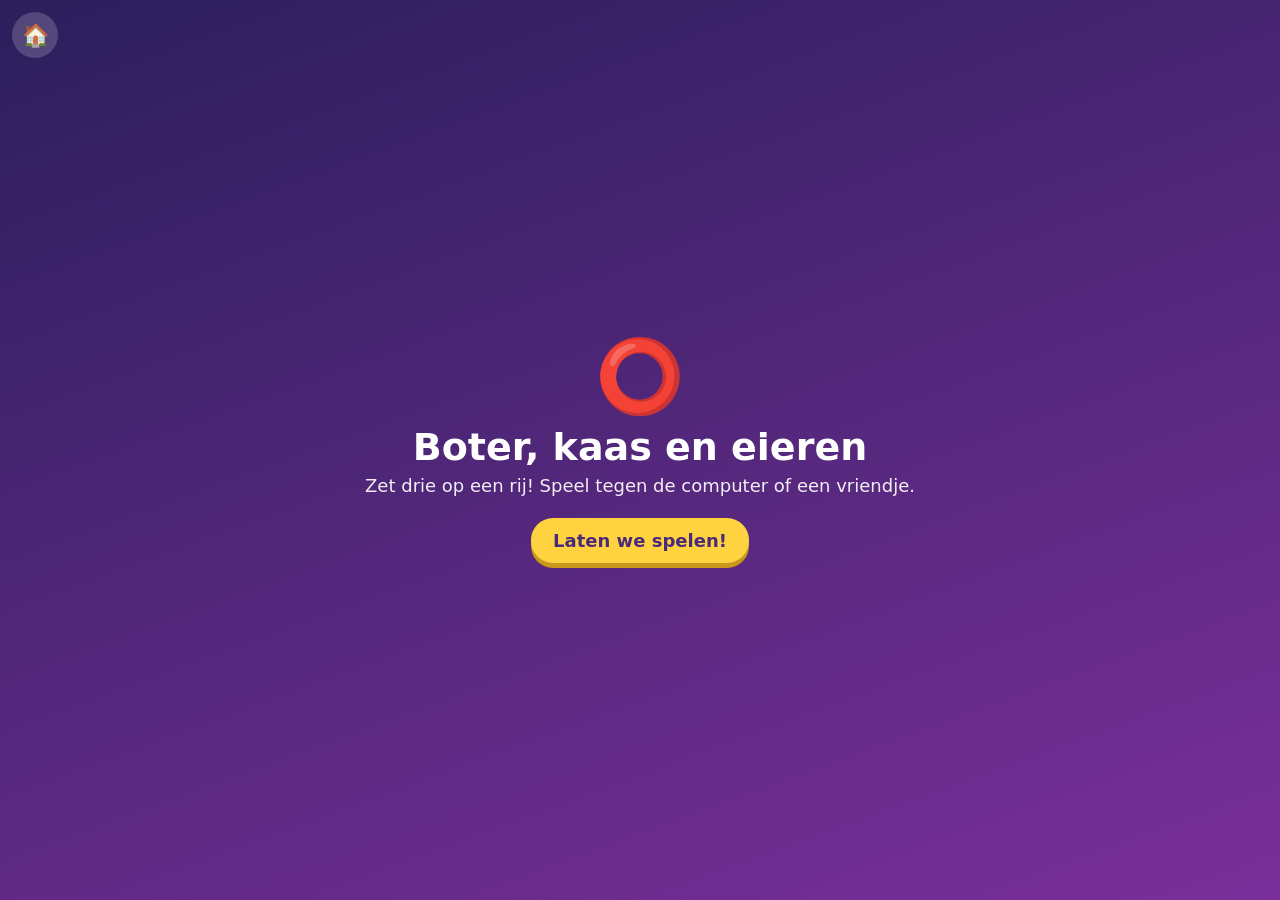
<file: games/tictactoe.html>
<!DOCTYPE html>
<html lang="nl">
<head>
<meta charset="utf-8">
<title>Boter, kaas en eieren</title>
<meta name="viewport" content="width=device-width, initial-scale=1, maximum-scale=1, user-scalable=no, viewport-fit=cover">
<meta name="apple-mobile-web-app-capable" content="yes">
<meta name="theme-color" content="#2b1f5c">
<link rel="apple-touch-icon" href="../icon-180.png">
<link rel="stylesheet" href="../shared.css">
<style>
  .stage { display: flex; flex-direction: column; align-items: center; padding: 0 14px 14px; }
  #score { display: flex; gap: 10px; width: 100%; max-width: 420px; margin: 2px 0 6px; }
  #score div { flex: 1; text-align: center; background: rgba(255,255,255,.14); border-radius: 18px; padding: 6px 0; font-weight: 900; font-size: 20px; }
  #score span { display: block; font-size: 28px; line-height: 1.1; }
  #msg { font-size: 22px; font-weight: 900; min-height: 34px; margin: 4px 0 8px; text-align: center; }
  #wrap { flex: 1; min-height: 0; width: 100%; display: grid; place-items: center; }
  #board { display: grid; grid-template-columns: repeat(3, 1fr); gap: 8px; padding: 8px; border-radius: 24px; background: rgba(255,255,255,.12); }
  .sq { border-radius: 18px; background: #fff; color: #333; font-size: 0; display: grid; place-items: center; box-shadow: inset 0 -6px 0 rgba(0,0,0,.12); }
  .sq b { font-size: clamp(36px, 15vmin, 90px); font-weight: 400; animation: pop .25s; line-height: 1; }
  .sq.win { background: #fff3b0; animation: glow .5s infinite alternate; }
  @keyframes pop { from { scale: .2; } to { scale: 1; } }
  @keyframes glow { to { scale: 1.06; } }
  #ctl { display: flex; gap: 10px; padding-top: 10px; }
  #ctl button { border-radius: 20px; padding: 10px 16px; background: rgba(255,255,255,.18); font-weight: 800; font-size: 14px; display: flex; flex-direction: column; align-items: center; gap: 2px; min-width: 84px; }
  #ctl button span { font-size: 26px; line-height: 1.1; }
  #ctl #again { background: #ffd23f; color: #4a2a7a; box-shadow: 0 4px 0 #c9971a; }
</style>
</head>
<body>
<div id="app"><div class="stage" id="stage">
  <div id="score"></div>
  <div id="msg"></div>
  <div id="wrap"><div id="board"></div></div>
  <div id="ctl">
    <button id="mode"><span>🤖</span><i style="font-style:normal">Tegen computer</i></button>
    <button id="pieces"><span>🎭</span>Stukken</button>
    <button id="again"><span>🔄</span>Nieuw spel</button>
  </div>
</div></div>
<script src="../shared.js"></script>
<script>
(() => {
  const A = Arcade;
  A.header('Boter, kaas en eieren');
  const PAIRS = [['🐱', '🐶'], ['🌞', '🌙'], ['🍎', '🍌'], ['❌', '⭕'], ['🦄', '🐸']];
  const LN = [[0,1,2],[3,4,5],[6,7,8],[0,3,6],[1,4,7],[2,5,8],[0,4,8],[2,4,6]];
  let pi = 0, mode = 'cpu', b, turn, over, starter = 1, scores = { 1: 0, 2: 0, d: 0 };
  const boardEl = document.getElementById('board'), msg = document.getElementById('msg'), scoreEl = document.getElementById('score'), wrap = document.getElementById('wrap');
  const sym = (p) => PAIRS[pi][p - 1];

  function fit() { const r = wrap.getBoundingClientRect(), s = Math.floor(Math.min(r.width, r.height) - 4); boardEl.style.width = boardEl.style.height = Math.max(180, Math.min(s, 460)) + 'px'; }
  addEventListener('resize', fit);

  function result(bd) {
    for (const l of LN) if (bd[l[0]] && bd[l[0]] === bd[l[1]] && bd[l[0]] === bd[l[2]]) return { w: bd[l[0]], l };
    return bd.every(Boolean) ? { w: 'd' } : null;
  }
  function minimax(bd, t, me) {
    const r = result(bd); if (r) return r.w === 'd' ? 0 : r.w === me ? 10 : -10;
    let best = t === me ? -Infinity : Infinity;
    for (let i = 0; i < 9; i++) if (!bd[i]) {
      bd[i] = t; const v = minimax(bd, t === 1 ? 2 : 1, me); bd[i] = 0;
      best = t === me ? Math.max(best, v) : Math.min(best, v);
    }
    return best;
  }
  function cpuMove() {
    const empty = [...Array(9).keys()].filter((i) => !b[i]);
    if (!empty.length || over) return;
    let move;
    if (Math.random() < 0.35) move = A.rand(empty); // friendly: sometimes plays randomly
    else {
      let best = -Infinity, picks = [];
      empty.forEach((i) => { b[i] = 2; const v = minimax(b, 1, 2); b[i] = 0; if (v > best) { best = v; picks = [i]; } else if (v === best) picks.push(i); });
      move = A.rand(picks);
    }
    place(move);
  }

  function draw() {
    boardEl.innerHTML = '';
    b.forEach((v, i) => {
      const s = document.createElement('button'); s.className = 'sq'; s.dataset.i = i;
      s.innerHTML = v ? `<b>${sym(v)}</b>` : ''; boardEl.appendChild(s);
    });
    scoreEl.innerHTML = `<div><span>${sym(1)}</span>${scores[1]}</div><div><span>🤝</span>${scores.d}</div><div><span>${sym(2)}</span>${scores[2]}</div>`;
  }
  function say() {
    if (over) return;
    msg.textContent = mode === 'cpu' ? (turn === 1 ? `Jouw beurt ${sym(1)}` : 'Even denken… 🤔') : `${sym(turn)} is aan de beurt!`;
  }
  function place(i) {
    b[i] = turn; draw(); A.play('tap');
    const r = result(b);
    if (r) {
      over = true;
      if (r.w === 'd') { scores.d++; msg.textContent = 'Gelijkspel! 🤝'; A.play('wrong'); }
      else {
        scores[r.w]++; r.l.forEach((k) => boardEl.children[k].classList.add('win'));
        if (mode === 'cpu' && r.w === 2) { msg.textContent = 'De computer wint! Probeer nog eens 💪'; A.play('wrong'); }
        else { msg.textContent = mode === 'cpu' ? 'Jij wint! 🎉' : `${sym(r.w)} wint! 🎉`; A.play('win'); A.confetti(); }
      }
      scoreEl.innerHTML = `<div><span>${sym(1)}</span>${scores[1]}</div><div><span>🤝</span>${scores.d}</div><div><span>${sym(2)}</span>${scores[2]}</div>`;
      return;
    }
    turn = turn === 1 ? 2 : 1; say();
    if (mode === 'cpu' && turn === 2) setTimeout(cpuMove, 550);
  }
  function newGame(keepStarter) {
    b = Array(9).fill(0); over = false; if (!keepStarter) starter = starter === 1 ? 2 : 1; turn = starter; draw(); say(); fit();
    if (mode === 'cpu' && turn === 2) setTimeout(cpuMove, 600);
  }
  boardEl.addEventListener('pointerdown', (e) => {
    const s = e.target.closest('.sq'); if (!s || over || (mode === 'cpu' && turn === 2)) return;
    const i = +s.dataset.i; if (b[i]) return; place(i);
  });
  document.getElementById('again').addEventListener('click', () => { A.play('tap'); newGame(); });
  document.getElementById('pieces').addEventListener('click', () => { A.play('tap'); pi = (pi + 1) % PAIRS.length; draw(); say(); });
  document.getElementById('mode').addEventListener('click', () => {
    A.play('tap'); mode = mode === 'cpu' ? 'two' : 'cpu'; scores = { 1: 0, 2: 0, d: 0 }; starter = 2;
    const m = document.getElementById('mode'); m.querySelector('span').textContent = mode === 'cpu' ? '🤖' : '👫'; m.querySelector('i').textContent = mode === 'cpu' ? 'Tegen computer' : '2 spelers';
    newGame();
  });
  starter = 2; newGame();
  A.start({ emoji: '⭕', title: 'Boter, kaas en eieren', hint: 'Zet drie op een rij! Speel tegen de computer of een vriendje.' });
})();
</script>
</body>
</html>
</file>
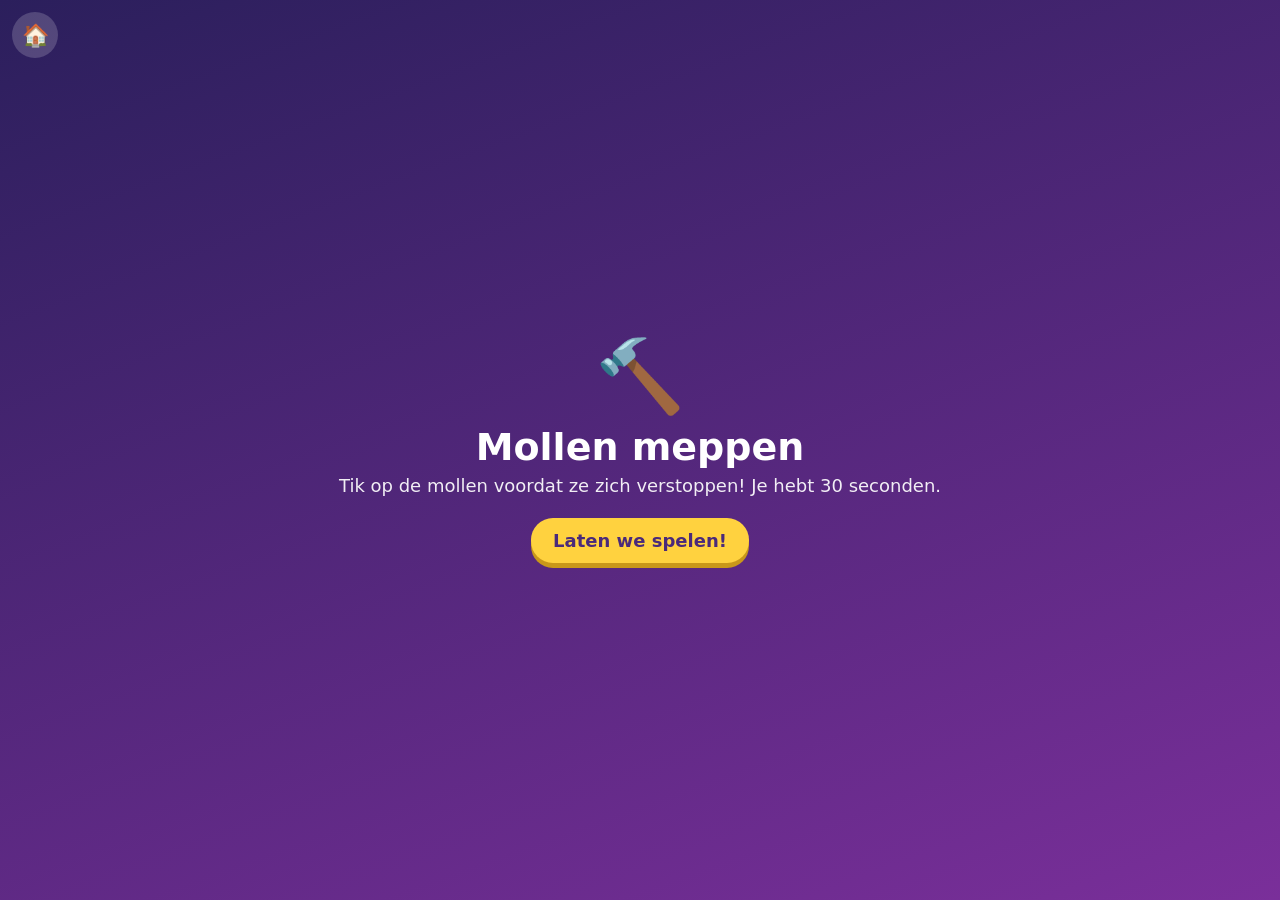
<file: games/whack.html>
<!DOCTYPE html>
<html lang="nl">
<head>
<meta charset="utf-8">
<title>Mollen meppen</title>
<meta name="viewport" content="width=device-width, initial-scale=1, maximum-scale=1, user-scalable=no, viewport-fit=cover">
<meta name="apple-mobile-web-app-capable" content="yes">
<meta name="theme-color" content="#2b1f5c">
<link rel="apple-touch-icon" href="../icon-180.png">
<link rel="stylesheet" href="../shared.css">
<style>
  body { background: linear-gradient(180deg, #6ec6ff 0 22%, #6bbf4a 22% 100%) fixed; }
  .stage { display: flex; flex-direction: column; padding: 0 12px 14px; }
  #hud { display: flex; align-items: center; gap: 12px; padding: 0 4px 8px; font-weight: 900; font-size: 22px; text-shadow: 0 2px 4px rgba(0,0,0,.35); }
  #timer { flex: 1; height: 16px; border-radius: 8px; background: rgba(0,0,0,.25); overflow: hidden; }
  #timer i { display: block; height: 100%; width: 100%; background: #ffd23f; transition: width .25s linear; }
  #field { flex: 1; min-height: 0; display: grid; gap: 4px 10px; grid-template-columns: repeat(var(--c), 1fr); grid-template-rows: repeat(var(--r), 1fr); }
  .cell { position: relative; container-type: size; }
  .pit { position: absolute; left: 6%; right: 6%; bottom: 8%; height: 30%; border-radius: 50%; background: radial-gradient(ellipse at 50% 40%, #1e1006, #3b2410); }
  .clip { position: absolute; left: 0; right: 0; top: 0; bottom: 23%; overflow: hidden; }
  .mole { position: absolute; left: 0; right: 0; bottom: 0; text-align: center; font-size: min(68cqw, 62cqh); line-height: 1; transform: translateY(105%); transition: transform .12s ease-out; }
  .cell.up .mole { transform: translateY(0); }
  .rim { position: absolute; left: 3%; right: 3%; bottom: 3%; height: 22%; border-radius: 50%; background: radial-gradient(ellipse at 50% 30%, #a0672d, #7a4a1e); box-shadow: 0 3px 0 rgba(0,0,0,.25); }
  .cell.hit .mole { transition-duration: .2s; }
  #end { position: absolute; inset: 0; z-index: 5; display: grid; place-items: center; text-align: center; background: rgba(20,10,50,.78); }
  #end[hidden] { display: none; }
  #end .big { font-size: 64px; }
  #end h2 { margin: 0 0 4px; font-size: 32px; } #end p { font-size: 22px; margin: 0 0 18px; }
</style>
</head>
<body>
<div id="app"><div class="stage" id="stage">
  <div id="hud"><span id="score">🔨 0</span><div id="timer"><i></i></div></div>
  <div id="field"></div>
  <div id="end" hidden><div><div class="big">⏰</div><h2>Tijd om!</h2><p id="res"></p><button class="btn" id="again">Nog een keer</button></div></div>
</div></div>
<script src="../shared.js"></script>
<script>
(() => {
  const A = Arcade;
  A.header('Mollen meppen');
  const field = document.getElementById('field'), scoreEl = document.getElementById('score'), timerI = document.querySelector('#timer i');
  const MOLES = ['🐹', '🐭', '🐰', '🐻', '🐷'], DUR = 30;
  let cells = [], score = 0, left = DUR, running = false, spawnTimer, tickTimer;

  function build() {
    const landscape = innerWidth > innerHeight, c = landscape ? 4 : 3, r = landscape ? 3 : 4;
    field.style.setProperty('--c', c); field.style.setProperty('--r', r); field.innerHTML = ''; cells = [];
    for (let i = 0; i < c * r; i++) {
      field.insertAdjacentHTML('beforeend', '<div class="cell"><div class="pit"></div><div class="clip"><div class="mole"></div></div><div class="rim"></div></div>');
      const el = field.lastChild; el.state = 0; cells.push(el);
    }
  }
  function popUp() {
    if (!running) return;
    const free = cells.filter((c) => !c.classList.contains('up'));
    if (free.length) {
      const c = A.rand(free), m = c.querySelector('.mole'); m.textContent = A.rand(MOLES); c.classList.remove('hit'); c.classList.add('up'); c.state = 1;
      const stay = Math.max(600, 1250 - score * 14);
      c._t = setTimeout(() => { c.classList.remove('up'); c.state = 0; }, stay);
    }
    const gap = Math.max(380, 850 - score * 12);
    spawnTimer = setTimeout(popUp, gap + Math.random() * 250);
  }
  field.addEventListener('pointerdown', (e) => {
    const c = e.target.closest('.cell'); if (!c || !running) return;
    if (c.state === 1) {
      c.state = 2; clearTimeout(c._t); c.querySelector('.mole').textContent = '😵'; c.classList.add('hit'); A.play('whack');
      score++; scoreEl.textContent = '🔨 ' + score; const r = c.getBoundingClientRect(); A.burst(r.x + r.width / 2, r.y + r.height * 0.4, ['⭐', '💥', '✨'], 5);
      setTimeout(() => { c.classList.remove('up'); c.state = 0; }, 260);
    } else if (c.state === 0) A.play('miss');
  });
  function startRound() {
    document.getElementById('end').hidden = true; build(); score = 0; left = DUR; scoreEl.textContent = '🔨 0'; running = true; timerI.style.width = '100%';
    popUp();
    tickTimer = setInterval(() => {
      left--; timerI.style.width = (left / DUR * 100) + '%';
      if (left <= 0) finish();
    }, 1000);
  }
  function finish() {
    running = false; clearInterval(tickTimer); clearTimeout(spawnTimer); cells.forEach((c) => { clearTimeout(c._t); c.classList.remove('up'); });
    const best = +(A.ls.get('wm-best') || 0), isBest = score > best; if (isBest) A.ls.set('wm-best', score);
    document.getElementById('res').textContent = `Je hebt ${score} mollen geraakt! ${isBest ? '🏆 Nieuw record!' : '(record: ' + best + ')'}`;
    document.getElementById('end').hidden = false; A.play('win'); if (isBest || score >= 10) A.confetti();
  }
  document.getElementById('again').addEventListener('click', () => { A.play('tap'); startRound(); });
  build();
  A.start({ emoji: '🔨', title: 'Mollen meppen', hint: 'Tik op de mollen voordat ze zich verstoppen! Je hebt 30 seconden.' }, startRound);
})();
</script>
</body>
</html>
</file>
<file: shared.css>
:root { --bg1: #2b1f5c; --bg2: #7a2f9a; --ink: #4a2a7a; --gold: #ffd23f; }
* {
  box-sizing: border-box;
  -webkit-tap-highlight-color: transparent; -webkit-touch-callout: none;
  -webkit-user-select: none; user-select: none; touch-action: none;
}
html, body {
  margin: 0; height: 100%; overflow: hidden; overscroll-behavior: none;
  background: linear-gradient(160deg, var(--bg1), var(--bg2)) fixed;
  font-family: ui-rounded, system-ui, -apple-system, "Segoe UI", Roboto, sans-serif; color: #fff;
}
#app {
  position: fixed; inset: 0; display: flex; flex-direction: column;
  padding: env(safe-area-inset-top) env(safe-area-inset-right) env(safe-area-inset-bottom) env(safe-area-inset-left);
}
button { font: inherit; color: inherit; border: 0; touch-action: manipulation; }
a { color: inherit; text-decoration: none; }

.topbar { display: flex; align-items: center; gap: 10px; padding: 10px 12px 6px; }
.topbar h1 { margin: 0; font-size: 20px; flex: 1; text-align: center; }
.ib {
  flex: 0 0 auto; width: 46px; height: 46px; border-radius: 50%; background: rgba(255,255,255,.18);
  font-size: 22px; display: grid; place-items: center; padding: 0;
}
.ib:active { background: rgba(255,255,255,.35); }
.btn {
  border-radius: 22px; padding: 12px 22px; font-weight: 900; font-size: 18px;
  background: var(--gold); color: var(--ink); box-shadow: 0 5px 0 #c9971a;
}
.btn:active { transform: translateY(3px); box-shadow: 0 2px 0 #c9971a; }
.btn.alt { background: rgba(255,255,255,.2); color: #fff; box-shadow: 0 5px 0 rgba(0,0,0,.25); }
.stage { flex: 1; min-height: 0; position: relative; }
.status { text-align: center; font-weight: 800; font-size: 18px; padding: 2px 12px 8px; min-height: 30px; }

.overlay {
  position: fixed; inset: 0; z-index: 50; display: grid; place-items: center; text-align: center; padding: 20px;
  background: linear-gradient(160deg, var(--bg1), var(--bg2));
}
.overlay.soft { background: rgba(20,10,50,.72); }
.overlay[hidden] { display: none; }
.overlay h1 { font-size: 38px; margin: 0 0 6px; }
.overlay .big { font-size: 72px; margin: 0 0 8px; line-height: 1.1; }
.overlay p { margin: 0 0 22px; font-size: 18px; opacity: .92; }
.overlay .row { display: flex; gap: 12px; justify-content: center; flex-wrap: wrap; }
.overlay .homebtn { position: absolute; top: calc(12px + env(safe-area-inset-top)); left: 12px; }

.fxp { position: fixed; transform: translate(-50%,-50%); pointer-events: none; z-index: 60; animation: fly .8s ease-out forwards; font-size: 24px; }
@keyframes fly { to { transform: translate(calc(-50% + var(--dx)), calc(-50% + var(--dy))) scale(.4) rotate(140deg); opacity: 0; } }
.conf { position: fixed; top: -40px; z-index: 60; pointer-events: none; font-size: 28px; animation: fall var(--d) linear forwards; }
@keyframes fall { to { transform: translate(var(--dx), calc(100vh + 60px)) rotate(540deg); } }
.shake { animation: shake .35s; }
@keyframes shake { 0%,100% { transform: translateX(0); } 20% { transform: translateX(-9px); } 40% { transform: translateX(9px); } 60% { transform: translateX(-6px); } 80% { transform: translateX(6px); } }
.scroll, .scroll * { touch-action: pan-y; }
</file>
